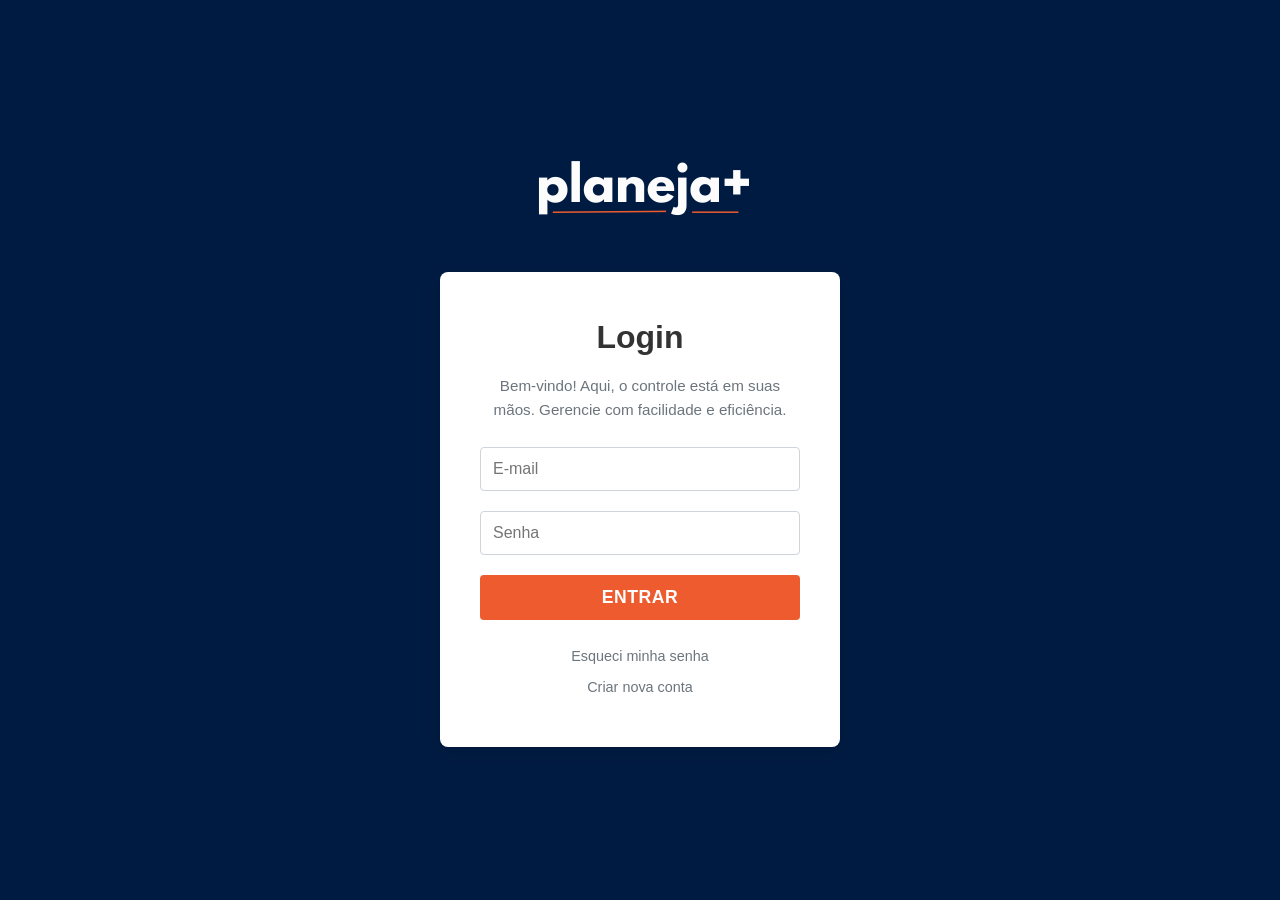
<file: index.html>
<!DOCTYPE html>
<html lang="pt-BR">
<head>
    <meta charset="UTF-8">
    <meta name="viewport" content="width=device-width, initial-scale=1.0">
    <title>Login - Planeja+</title>
    <link rel="stylesheet" href="styles.css">
    <!-- Adicionar link para Font Awesome se for usar ícones -->
    <!-- <link rel="stylesheet" href="https://cdnjs.cloudflare.com/ajax/libs/font-awesome/6.0.0/css/all.min.css"> -->
</head>
<body>
    <div class="auth-container">
        <header class="auth-header">
            <!-- Usando a tag img para a logo -->
            <img src="img/logo-planeja.png" alt="Logo Planeja+" class="auth-logo">
        </header>

        <main class="auth-main">
            <div class="auth-box">
                <h1>Login</h1>
                <p>Bem-vindo! Aqui, o controle está em suas mãos. Gerencie com facilidade e eficiência.</p>

                <form action="#" method="post" id="loginForm">
                    <div class="form-group">
                        <!-- <label for="email">E-mail</label> --> <!-- O mockup não tem label visível, usa placeholder -->
                        <input type="email" id="email" name="email" placeholder="E-mail" required>
                    </div>
                    <div class="form-group">
                        <!-- <label for="senha">Senha</label> --> <!-- O mockup não tem label visível, usa placeholder -->
                        <input type="password" id="senha" name="senha" placeholder="Senha" required>
                    </div>
                    <button type="submit" class="btn-principal">Entrar</button>
                </form>

                <div class="auth-links">
                    <a href="03_recuperar_senha.html">Esqueci minha senha</a>
                    <a href="02_cadastro.html">Criar nova conta</a>
                </div>
            </div>
        </main>
    </div>


    <script>
        const loginForm = document.getElementById('loginForm');
    
        loginForm.addEventListener('submit', function(event) {
            event.preventDefault(); // Impede o envio padrão do formulário
    
            const emailInput = document.getElementById('email');
            const senhaInput = document.getElementById('senha');
    
            const email = emailInput.value.trim();
            const senha = senhaInput.value; // Senha digitada para login
    
            // Validações simples
            if (!email || !senha) {
                alert('Por favor, preencha e-mail e senha.');
                return;
            }
    
            // --- Lógica do LocalStorage ---
            // Pega usuários cadastrados
            const usuarios = JSON.parse(localStorage.getItem('usuariosPlaneja')) || [];
    
            // Procura pelo usuário com o e-mail E a senha correspondente (COMPARACAO INSEGURA!)
            const usuarioEncontrado = usuarios.find(user => user.email === email && user.senha === senha);
    
            if (usuarioEncontrado) {
                // Login bem-sucedido!
                alert('Login realizado com sucesso! Bem-vindo(a), ' + usuarioEncontrado.nome + '!');
    
                // Salva o usuário "logado" na sessionStorage (dura só enquanto a aba/navegador está aberto)
                // Poderia salvar só o email ou um token simples
                sessionStorage.setItem('usuarioLogadoPlaneja', JSON.stringify(usuarioEncontrado));
    
                // Redireciona para o dashboard (ou onboarding se fosse a primeira vez - lógica mais complexa)
                window.location.href = 'dashboard.html'; // Ou '04_onboarding_1.html'
    
            } else {
                // Login falhou
                alert('E-mail ou senha inválidos.');
                // Limpar campo de senha por segurança (simbólica, já que tudo é inseguro aqui)
                senhaInput.value = '';
            }
        });
    </script>
</body>
</html>
</file>
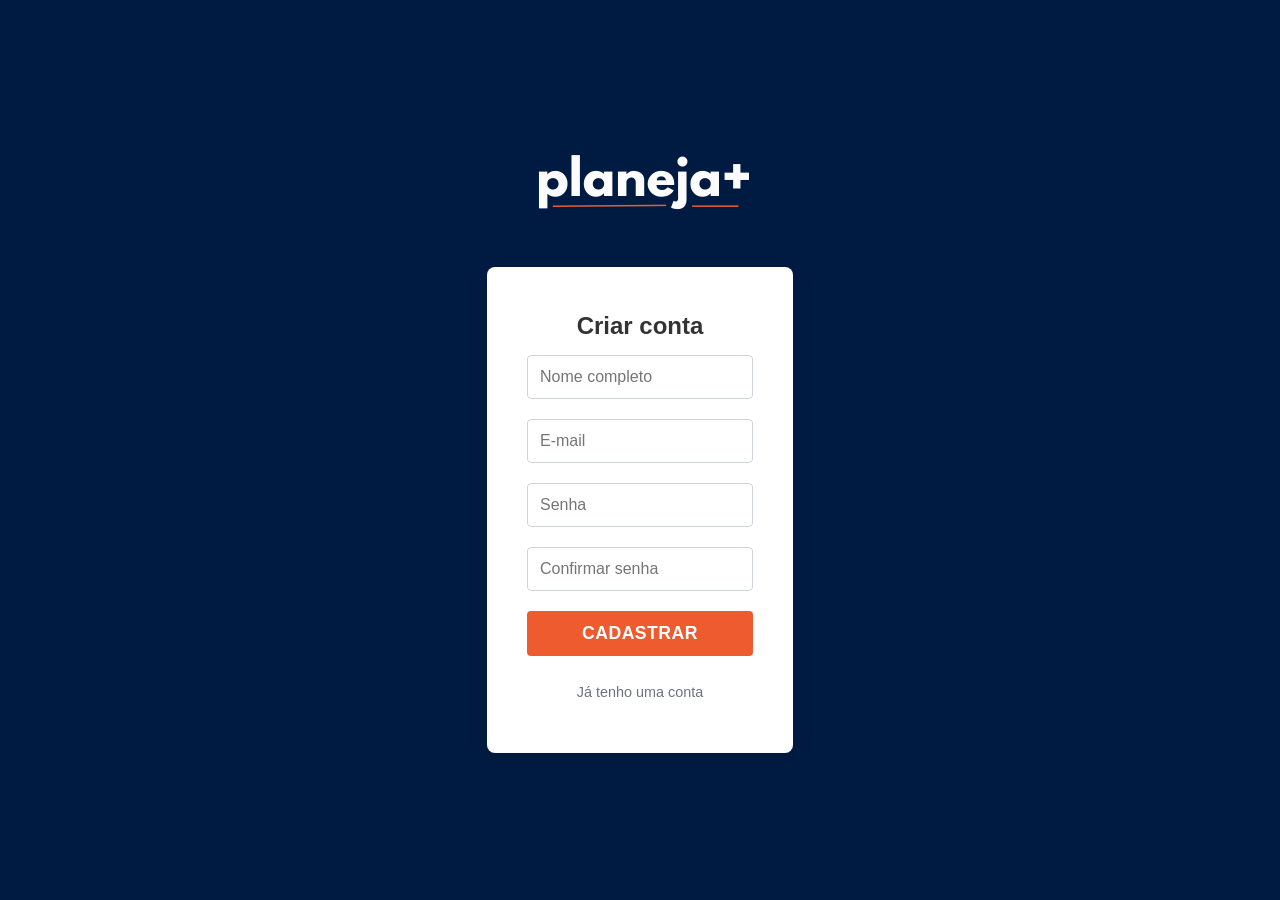
<file: 02_cadastro.html>
<!DOCTYPE html>
<html lang="pt-BR">
<head>
    <meta charset="UTF-8">
    <meta name="viewport" content="width=device-width, initial-scale=1.0">
    <title>Criar Conta - Planeja+</title>
    <link rel="stylesheet" href="styles.css">
    <!-- Adicionar link para Font Awesome se for usar ícones -->
    <!-- <link rel="stylesheet" href="https://cdnjs.cloudflare.com/ajax/libs/font-awesome/6.0.0/css/all.min.css"> -->
</head>
<body>
    <div class="auth-container">
        <header class="auth-header">
            <img src="img/logo-planeja.png" alt="Logo Planeja+" class="auth-logo">
        </header>

        <main class="auth-main">
            <div class="auth-box">
                <h2>Criar conta</h2>
                <!-- <p>Preencha os campos abaixo para criar sua conta.</p> --> <!-- O mockup não tem essa frase, pode adicionar se quiser -->

                <form action="#" method="post" id="cadastroForm">
                    <div class="form-group">
                        <input type="text" id="nome" name="nome" placeholder="Nome completo" required>
                    </div>
                    <div class="form-group">
                        <input type="email" id="email" name="email" placeholder="E-mail" required>
                    </div>
                    <div class="form-group">
                        <input type="password" id="senha" name="senha" placeholder="Senha" required>
                    </div>
                     <div class="form-group">
                        <input type="password" id="confirmar_senha" name="confirmar_senha" placeholder="Confirmar senha" required>
                    </div>
                    <button type="submit" class="btn-principal">Cadastrar</button>
                </form>

                <div class="auth-links">
                     <a href="index.html">Já tenho uma conta</a> <!-- Link para voltar ao login -->
                </div>
            </div>
        </main>
         <!-- Link Central de Ajuda (Ajustar posicionamento via CSS se necessário) -->
         <!-- <a href="#" class="ajuda-link"><i class="fas fa-question-circle"></i> Central de ajuda</a> -->
         <!-- O mockup mostra o link, mas sem ícone e posicionado no canto inferior -->
         <!-- Adicionar um container separado ou ajustar CSS para .ajuda-link -->
    </div>
    <script>
        const cadastroForm = document.getElementById('cadastroForm');
    
        cadastroForm.addEventListener('submit', function(event) {
            event.preventDefault(); // Impede o envio padrão do formulário
    
            const nomeInput = document.getElementById('nome');
            const emailInput = document.getElementById('email');
            const senhaInput = document.getElementById('senha');
            const confirmarSenhaInput = document.getElementById('confirmar_senha');
    
            const nome = nomeInput.value.trim();
            const email = emailInput.value.trim();
            const senha = senhaInput.value; // NÃO FAÇA ISSO EM PRODUÇÃO! Senha em texto plano.
            const confirmarSenha = confirmarSenhaInput.value;
    
            // Validações simples
            if (!nome || !email || !senha || !confirmarSenha) {
                alert('Por favor, preencha todos os campos.');
                return;
            }
            if (senha !== confirmarSenha) {
                alert('As senhas não coincidem.');
                return;
            }
    
            // --- Lógica do LocalStorage ---
            // Pega usuários existentes ou cria lista vazia
            let usuarios = JSON.parse(localStorage.getItem('usuariosPlaneja')) || [];
    
            // Verifica se o e-mail já existe
            const usuarioExistente = usuarios.find(user => user.email === email);
            if (usuarioExistente) {
                alert('Este e-mail já está cadastrado.');
                return;
            }
    
            // Adiciona novo usuário (NÃO SEGURO - SENHA EM TEXTO PLANO)
            usuarios.push({ nome: nome, email: email, senha: senha });
    
            // Salva a lista atualizada no localStorage
            localStorage.setItem('usuariosPlaneja', JSON.stringify(usuarios));
    
            alert('Cadastro realizado com sucesso! Você será redirecionado para o login.');
            console.log('Usuários no localStorage:', usuarios); // Para depuração
    
            // Redireciona para a página de login
            window.location.href = 'index.html';
        });
    </script>
</body>
</html>
</file>
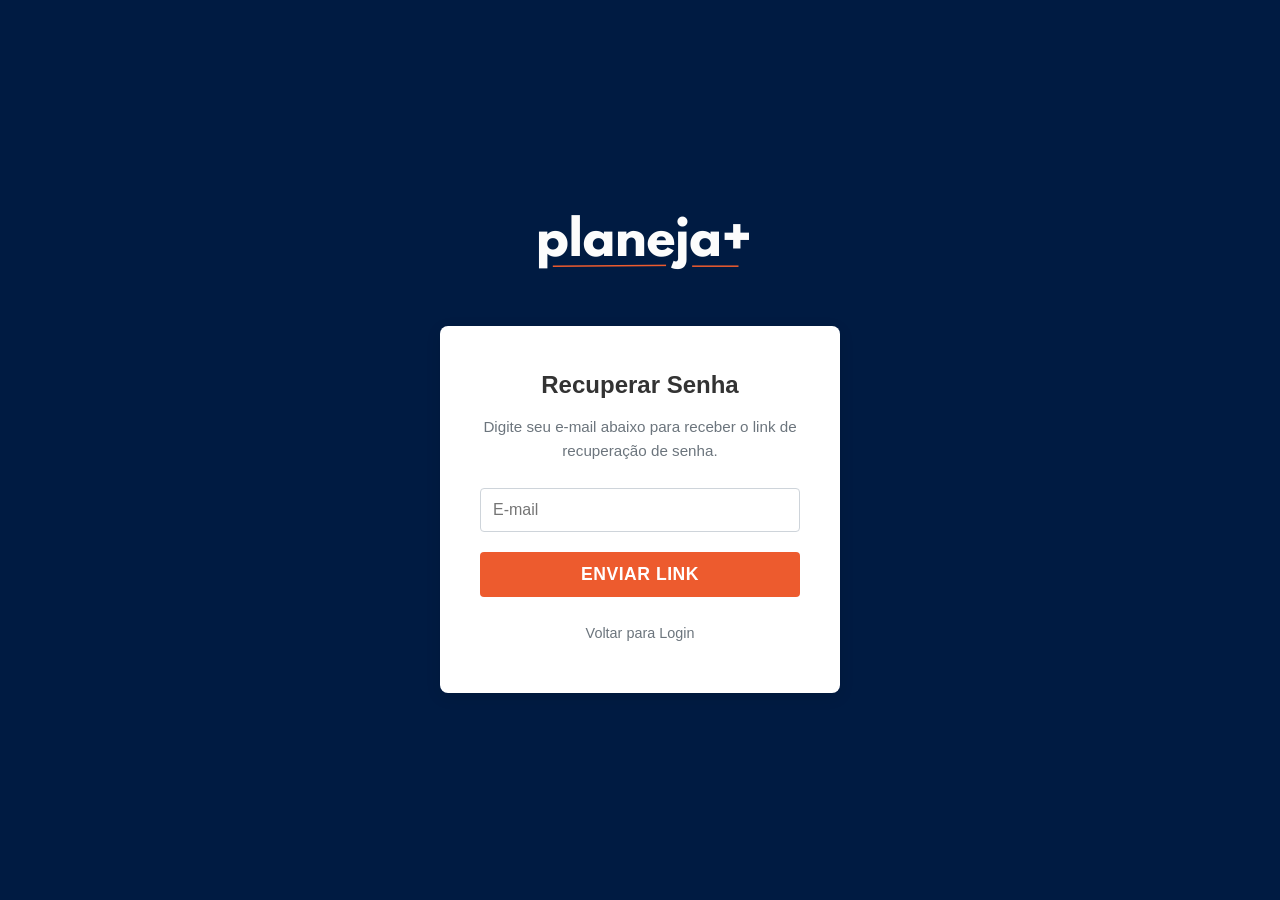
<file: 03_recuperar_senha.html>
<!DOCTYPE html>
<html lang="pt-BR">
<head>
    <meta charset="UTF-8">
    <meta name="viewport" content="width=device-width, initial-scale=1.0">
    <title>Recuperar Senha - Planeja+</title>
    <link rel="stylesheet" href="styles.css">
    <!-- Adicionar link para Font Awesome se for usar ícones -->
    <!-- <link rel="stylesheet" href="https://cdnjs.cloudflare.com/ajax/libs/font-awesome/6.0.0/css/all.min.css"> -->
</head>
<body>
    <div class="auth-container">
        <header class="auth-header">
            <img src="img/logo-planeja.png" alt="Logo Planeja+" class="auth-logo">
        </header>

        <main class="auth-main">
            <div class="auth-box">
                <h2>Recuperar Senha</h2>
                <p>Digite seu e-mail abaixo para receber o link de recuperação de senha.</p>

                <form action="#" method="post"> <!-- Substituir # pela URL de ação do backend -->
                    <div class="form-group">
                        <input type="email" id="email_recuperacao" name="email_recuperacao" placeholder="E-mail" required>
                    </div>
                    <button type="submit" class="btn-principal">Enviar Link</button>
                </form>

                <div class="auth-links">
                     <a href="index.html">Voltar para Login</a>
                </div>
            </div>
        </main>
    </div>
</body>
</html>
</file>
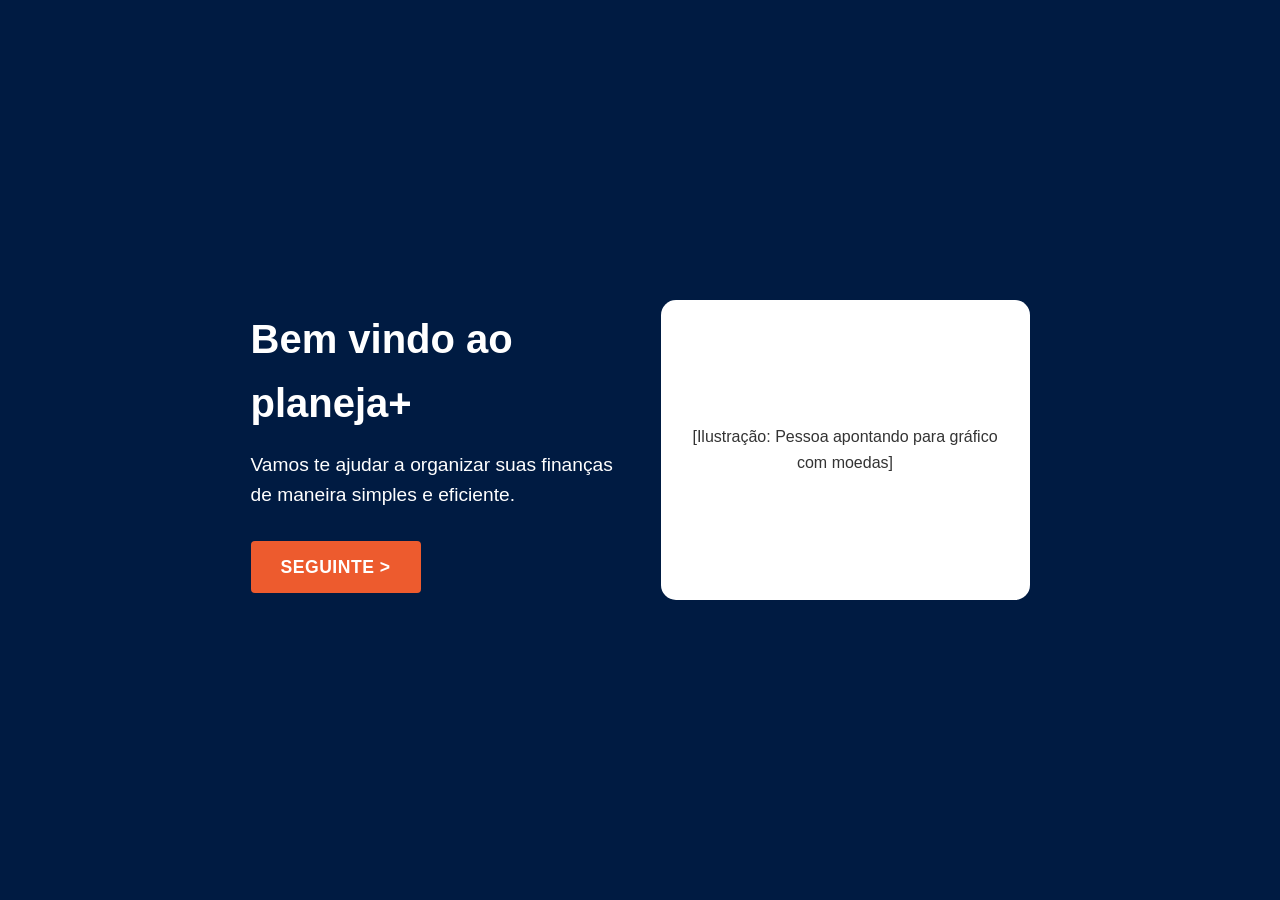
<file: 04_onboarding_1.html>
<!DOCTYPE html>
<html lang="pt-BR">
<head>
    <meta charset="UTF-8">
    <meta name="viewport" content="width=device-width, initial-scale=1.0">
    <title>Bem-vindo ao Planeja+</title>
    <link rel="stylesheet" href="styles.css">
    <!-- Adicionar link para Font Awesome se for usar ícones -->
    <!-- <link rel="stylesheet" href="https://cdnjs.cloudflare.com/ajax/libs/font-awesome/6.0.0/css/all.min.css"> -->
    <style>
        /* Estilos específicos para esta tela de onboarding, se necessário */
        body {
            background-color: var(--cor-azul-escuro); /* Fundo azul escuro */
            color: var(--cor-branco);
            display: flex;
            align-items: center;
            justify-content: center;
            min-height: 100vh;
        }
        .onboarding-container {
            display: flex;
            align-items: center;
            justify-content: space-around; /* Ou 'space-between' */
            width: 100%;
            max-width: 900px; /* Ajuste a largura máxima */
            padding: 40px;
        }
        .onboarding-text {
            max-width: 45%;
            text-align: left;
        }
        .onboarding-text h1 {
            font-size: 2.5em;
            margin-bottom: 15px;
        }
        .onboarding-text p {
            font-size: 1.2em;
            margin-bottom: 30px;
            line-height: 1.6;
        }
        .btn-seguinte { /* Estilo similar ao btn-principal mas pode ser customizado */
            background-color: var(--cor-laranja);
            color: var(--cor-branco);
            border: none;
            padding: 12px 30px;
            border-radius: 4px;
            font-size: 1.1em;
            font-weight: 600;
            cursor: pointer;
            text-transform: uppercase;
            letter-spacing: 0.5px;
            text-decoration: none;
            display: inline-block; /* Para que padding funcione corretamente */
            transition: background-color 0.2s ease;
        }
         .btn-seguinte:hover {
            background-color: #e06c30;
        }

        .onboarding-illustration {
            max-width: 45%;
            text-align: center; /* Para centralizar a imagem/placeholder */
        }
        .illustration-placeholder {
            background-color: var(--cor-branco); /* Caixa branca como no mockup */
            padding: 30px;
            border-radius: 15px;
            /* Adicionar estilos para a imagem ou um placeholder */
            min-height: 300px;
            display: flex;
            align-items: center;
            justify-content: center;
            color: var(--cor-texto-padrao); /* Cor para texto do placeholder */
        }
        .illustration-placeholder img {
             max-width: 100%;
             height: auto;
        }

    </style>
</head>
<body>
    <div class="onboarding-container">
        <div class="onboarding-text">
            <h1>Bem vindo ao planeja+</h1>
            <p>Vamos te ajudar a organizar suas finanças de maneira simples e eficiente.</p>
            <a href="05_onboarding_2.html" class="btn-seguinte">Seguinte &gt;</a>
        </div>
        <div class="onboarding-illustration">
            <div class="illustration-placeholder">
                <!-- Aqui entraria a imagem da ilustração -->
                <!-- Exemplo com texto: -->
                <span>[Ilustração: Pessoa apontando para gráfico com moedas]</span>
                 <!-- Exemplo com img tag (substituir src):
                 <img src="img/onboarding-illustration-1.png" alt="Ilustração de organização financeira">
                 -->
            </div>
        </div>
    </div>
</body>
</html>
</file>
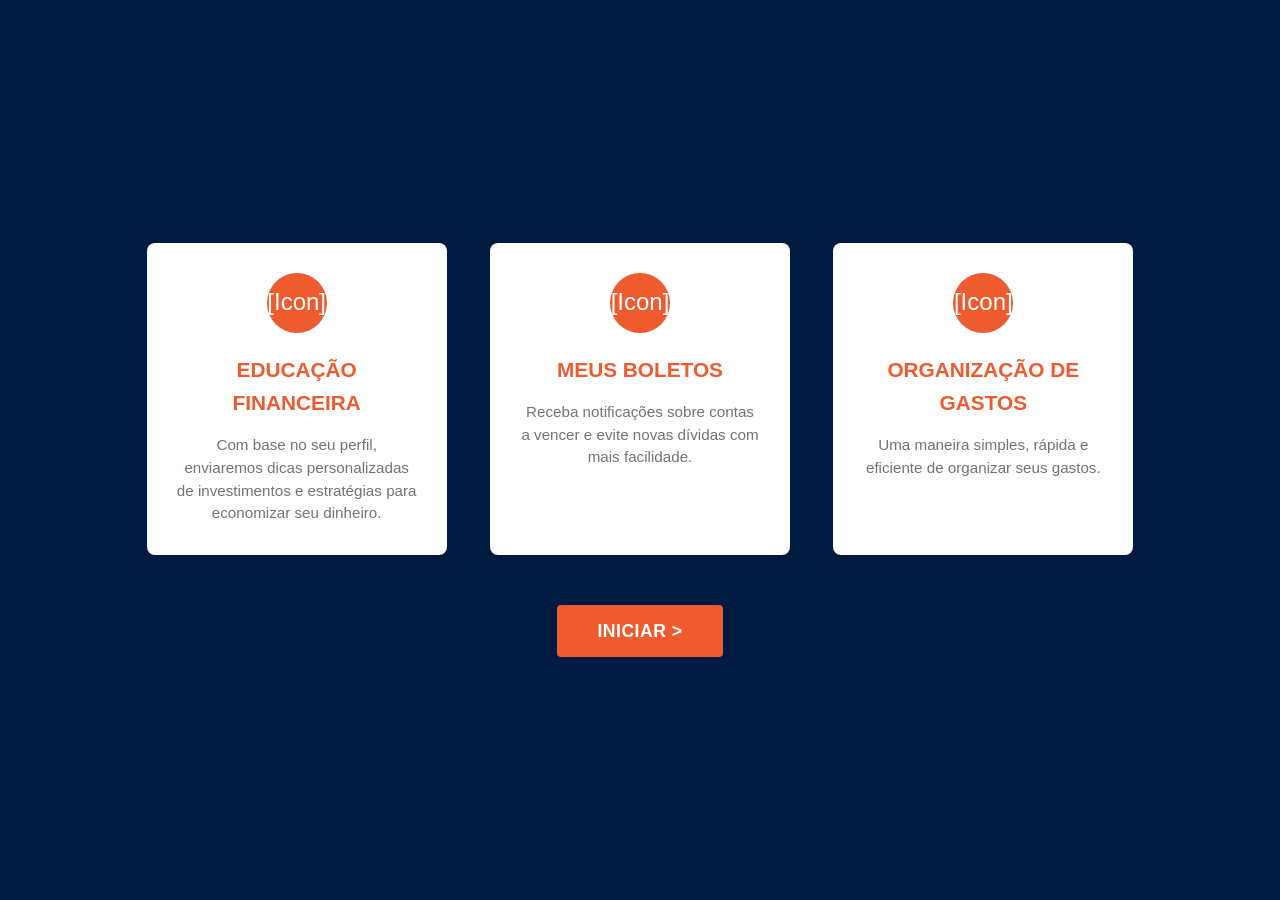
<file: 05_onboarding_2.html>
<!DOCTYPE html>
<html lang="pt-BR">
<head>
    <meta charset="UTF-8">
    <meta name="viewport" content="width=device-width, initial-scale=1.0">
    <title>Funcionalidades - Planeja+</title>
    <link rel="stylesheet" href="styles.css">
    <!-- Adicionar link para Font Awesome se for usar ícones -->
    <!-- <link rel="stylesheet" href="https://cdnjs.cloudflare.com/ajax/libs/font-awesome/6.0.0/css/all.min.css"> -->
    <style>
        /* Estilos específicos para esta tela de onboarding */
        body {
            background-color: var(--cor-azul-escuro);
            color: var(--cor-branco);
            display: flex;
            flex-direction: column; /* Empilhar verticalmente */
            align-items: center;
            justify-content: center;
            min-height: 100vh;
            padding: 40px;
        }
        .onboarding-features {
            display: flex;
            justify-content: space-around;
            width: 100%;
            max-width: 1000px; /* Ajuste conforme necessário */
            gap: 30px; /* Espaço entre as colunas */
            margin-bottom: 50px; /* Espaço antes do botão */
        }
        .feature-column {
            background-color: var(--cor-branco);
            color: var(--cor-texto-padrao);
            padding: 30px;
            border-radius: 8px;
            text-align: center;
            width: 30%; /* Aproximadamente um terço */
            box-shadow: 0 4px 15px rgba(0, 0, 0, 0.1);
        }
        .feature-column .icon-placeholder {
            /* Placeholder para o ícone */
            height: 60px;
            width: 60px;
            background-color: var(--cor-laranja); /* Ou usar img/font icon */
            border-radius: 50%;
            margin: 0 auto 20px auto;
            display: flex;
            align-items: center;
            justify-content: center;
            color: var(--cor-branco);
            font-size: 1.5em; /* Tamanho do texto do ícone placeholder */
        }
         .feature-column .icon-placeholder i { /* Se usar Font Awesome */
            font-size: 1.8em;
            color: var(--cor-branco);
         }

        .feature-column h2 {
            color: var(--cor-laranja);
            margin-bottom: 15px;
            font-size: 1.3em;
            text-transform: uppercase;
        }
        .feature-column p {
            font-size: 0.95em;
            color: var(--cor-cinza-texto);
            line-height: 1.5;
        }

        .btn-iniciar-app { /* Estilo do botão INICIAR */
             background-color: var(--cor-laranja);
            color: var(--cor-branco);
            border: none;
            padding: 12px 40px; /* Mais largo */
            border-radius: 4px;
            font-size: 1.1em;
            font-weight: 600;
            cursor: pointer;
            text-transform: uppercase;
            letter-spacing: 0.5px;
            text-decoration: none;
            transition: background-color 0.2s ease;
        }
        .btn-iniciar-app:hover {
             background-color: #e06c30;
        }

    </style>
</head>
<body>
    <div class="onboarding-features">
        <div class="feature-column">
            <div class="icon-placeholder">
                <!-- <i class="fas fa-chart-line"></i> ou img -->
                <span>[Icon]</span>
            </div>
            <h2>Educação Financeira</h2>
            <p>Com base no seu perfil, enviaremos dicas personalizadas de investimentos e estratégias para economizar seu dinheiro.</p>
        </div>
        <div class="feature-column">
             <div class="icon-placeholder">
                 <!-- <i class="fas fa-calendar-alt"></i> ou img -->
                 <span>[Icon]</span>
            </div>
            <h2>Meus Boletos</h2>
            <p>Receba notificações sobre contas a vencer e evite novas dívidas com mais facilidade.</p>
        </div>
        <div class="feature-column">
             <div class="icon-placeholder">
                 <!-- <i class="fas fa-chart-pie"></i> ou img -->
                 <span>[Icon]</span>
            </div>
            <h2>Organização de Gastos</h2>
            <p>Uma maneira simples, rápida e eficiente de organizar seus gastos.</p>
        </div>
    </div>

    <a href="dashboard.html" class="btn-iniciar-app">Iniciar &gt;</a>

</body>
</html>
</file>
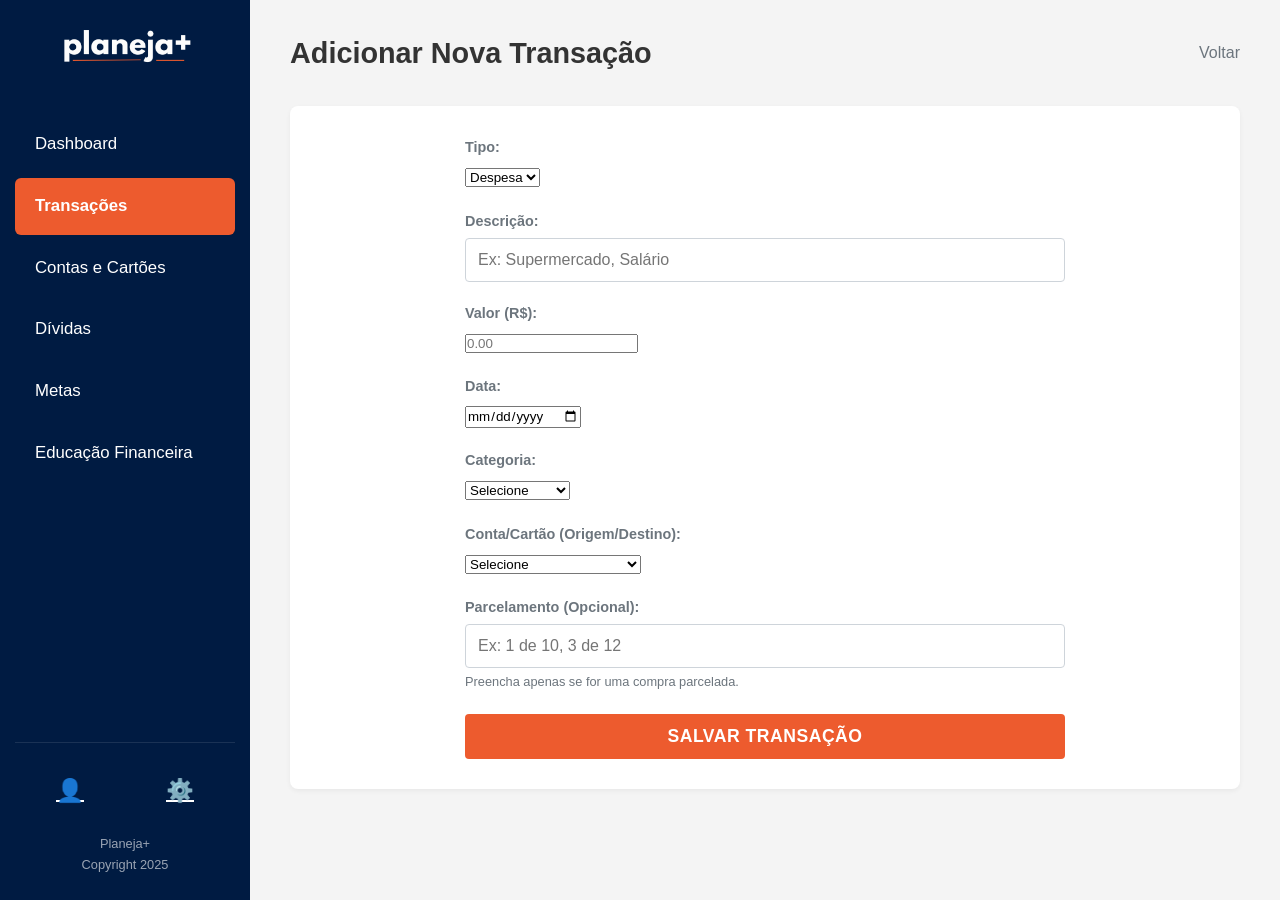
<file: adicionar_transacao.html>
<!DOCTYPE html>
<html lang="pt-BR">
<head>
    <meta charset="UTF-8">
    <meta name="viewport" content="width=device-width, initial-scale=1.0">
    <title>Adicionar Transação - Planeja+</title>
    <link rel="stylesheet" href="styles.css">
    <!-- Adicionar link para Font Awesome se for usar ícones -->
    <!-- <link rel="stylesheet" href="https://cdnjs.cloudflare.com/ajax/libs/font-awesome/6.0.0/css/all.min.css"> -->
    <style>
        /* Estilo adicional para centralizar o form ou ajustar layout */
        .form-container {
            max-width: 600px; /* Ou outra largura desejada */
            margin: 0 auto; /* Centraliza se for a única coisa na página */
        }
    </style>
</head>
<body>
    <div class="app-container">
        <!-- Menu Lateral (Repetido para manter layout consistente) -->
        <aside class="sidebar">
            <div class="sidebar-logo">
                <img src="img/logo-planeja.png" alt="Logo Planeja+">
            </div>
            <nav>
                <ul class="sidebar-menu">
                    <li><a href="dashboard.html">Dashboard</a></li>
                    <li><a href="transacoes.html" class="active">Transações</a></li> <!-- Mantém Transações ativo -->
                    <li><a href="contas_cartoes.html">Contas e Cartões</a></li>
                    <li><a href="dividas.html">Dívidas</a></li>
                    <li><a href="metas.html">Metas</a></li>
                    <li><a href="educacao_financeira.html">Educação Financeira</a></li>
                </ul>
            </nav>
            <div class="sidebar-footer">
                <div class="sidebar-footer-icons">
                    <a href="perfil.html" title="Perfil">👤</a>
                    <a href="configuracoes.html" title="Configurações">⚙️</a>
                </div>
                <div class="sidebar-copyright">
                    Planeja+<br>
                    Copyright 2025
                </div>
            </div>
        </aside>

        <!-- Conteúdo Principal: Formulário -->
        <main class="main-content">
            <header class="main-header">
                 <h1>Adicionar Nova Transação</h1>
                 <a href="transacoes.html" style="text-decoration: none; color: var(--cor-cinza-texto);">Voltar</a>
            </header>

            <section class="content-section">
                <div class="form-container">
                    <form action="#" method="post"> <!-- Substituir # pela URL de ação do backend -->
                        <div class="form-group">
                            <label for="tipo">Tipo:</label>
                            <select id="tipo" name="tipo" required>
                                <option value="despesa">Despesa</option>
                                <option value="receita">Receita</option>
                            </select>
                        </div>
                        <div class="form-group">
                            <label for="descricao">Descrição:</label>
                            <input type="text" id="descricao" name="descricao" placeholder="Ex: Supermercado, Salário" required>
                        </div>
                         <div class="form-group">
                            <label for="valor">Valor (R$):</label>
                            <input type="number" step="0.01" id="valor" name="valor" placeholder="0.00" required>
                        </div>
                        <div class="form-group">
                            <label for="data">Data:</label>
                            <input type="date" id="data" name="data" required>
                        </div>
                         <div class="form-group">
                            <label for="categoria">Categoria:</label>
                            <select id="categoria" name="categoria" required>
                                <option value="">Selecione</option>
                                <option value="alimentacao">Alimentação</option>
                                <option value="transporte">Transporte</option>
                                <option value="moradia">Moradia</option>
                                <option value="lazer">Lazer</option>
                                <option value="saude">Saúde</option>
                                <option value="educacao">Educação</option>
                                <option value="salario">Salário</option>
                                <option value="investimentos">Investimentos</option>
                                <option value="outros">Outros</option>
                                <!-- Adicionar mais categorias ou carregar dinamicamente -->
                            </select>
                        </div>
                        <div class="form-group">
                            <label for="conta_cartao">Conta/Cartão (Origem/Destino):</label>
                             <select id="conta_cartao" name="conta_cartao" required>
                                 <option value="">Selecione</option>
                                 <!-- Carregar contas e cartões cadastrados dinamicamente aqui -->
                                 <option value="conta1">Conta Corrente - Banco X</option>
                                 <option value="cartao1">Cartão Crédito - Nu</option>
                                 <option value="dinheiro">Dinheiro</option>
                             </select>
                        </div>
                         <div class="form-group">
                            <label for="parcelas">Parcelamento (Opcional):</label>
                            <input type="text" id="parcelas" name="parcelas" placeholder="Ex: 1 de 10, 3 de 12">
                            <small style="color: var(--cor-cinza-texto); font-size: 0.8em;">Preencha apenas se for uma compra parcelada.</small>
                        </div>
                        <button type="submit" class="btn-principal">Salvar Transação</button>
                    </form>
                </div>
            </section>

        </main>
    </div>
</body>
</html>
</file>
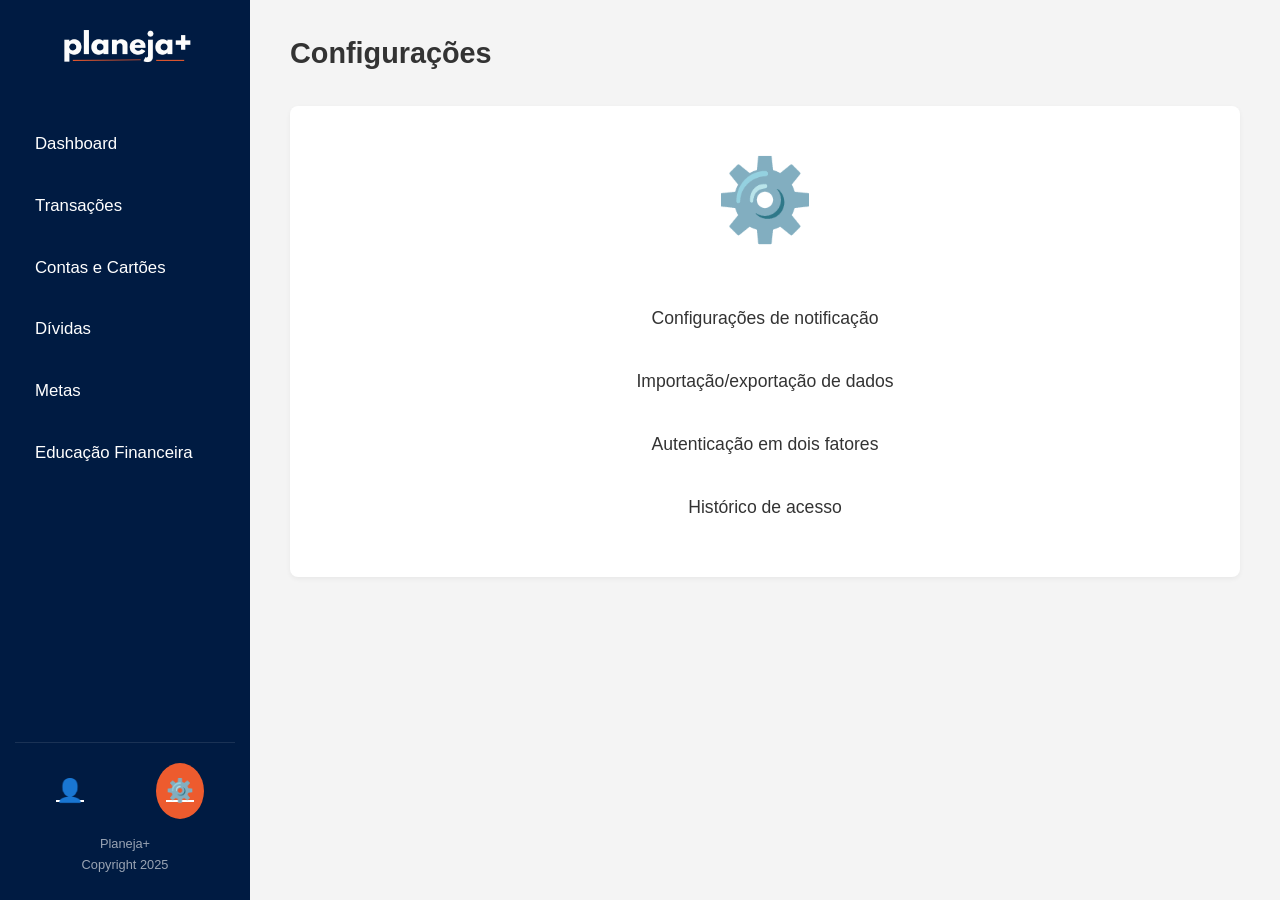
<file: configuracoes.html>
<!DOCTYPE html>
<html lang="pt-BR">
<head>
    <meta charset="UTF-8">
    <meta name="viewport" content="width=device-width, initial-scale=1.0">
    <title>Configurações - Planeja+</title>
    <link rel="stylesheet" href="styles.css">
    <!-- Adicionar link para Font Awesome se for usar ícones -->
    <!-- <link rel="stylesheet" href="https://cdnjs.cloudflare.com/ajax/libs/font-awesome/6.0.0/css/all.min.css"> -->
</head>
<body>
    <div class="app-container">
        <!-- Menu Lateral -->
        <aside class="sidebar">
            <div class="sidebar-logo">
                <img src="img/logo-planeja.png" alt="Logo Planeja+">
            </div>
            <nav>
                <ul class="sidebar-menu">
                    <li><a href="dashboard.html">Dashboard</a></li>
                    <li><a href="transacoes.html">Transações</a></li>
                    <li><a href="contas_cartoes.html">Contas e Cartões</a></li>
                    <li><a href="dividas.html">Dívidas</a></li>
                    <li><a href="metas.html">Metas</a></li>
                    <li><a href="educacao_financeira.html">Educação Financeira</a></li>
                </ul>
            </nav>
            <div class="sidebar-footer">
                <div class="sidebar-footer-icons">
                    <!-- Ícone de Configurações ativo -->
                    <a href="perfil.html" title="Perfil">👤</a> <!-- Ícone Usuário Placeholder -->
                    <a href="configuracoes.html" title="Configurações" class="active">⚙️</a> <!-- Ícone Config Placeholder -->
                </div>
                <div class="sidebar-copyright">
                    Planeja+<br>
                    Copyright 2025
                </div>
            </div>
        </aside>

        <!-- Conteúdo Principal -->
        <main class="main-content">
            <header class="main-header">
                <h1>Configurações</h1>
                 <!-- Sem botão de adicionar aqui -->
            </header>

             <section class="content-section">
                <div class="perfil-config-container">
                     <div class="icon-grande">
                         ⚙️ <!-- Placeholder Ícone Config Grande -->
                         <!-- Se usar Font Awesome: <i class="fas fa-cog"></i> -->
                     </div>
                     <!-- Links para sub-seções de configurações -->
                     <a href="#">Configurações de notificação</a>
                     <a href="#">Importação/exportação de dados</a>
                     <a href="#">Autenticação em dois fatores</a>
                     <a href="#">Histórico de acesso</a>
                     <!-- Adicionar mais links conforme necessário -->
                 </div>
            </section>

            <!-- As seções de configuração detalhadas poderiam ser carregadas aqui ou em páginas separadas -->

        </main>
    </div>
</body>
</html>
</file>
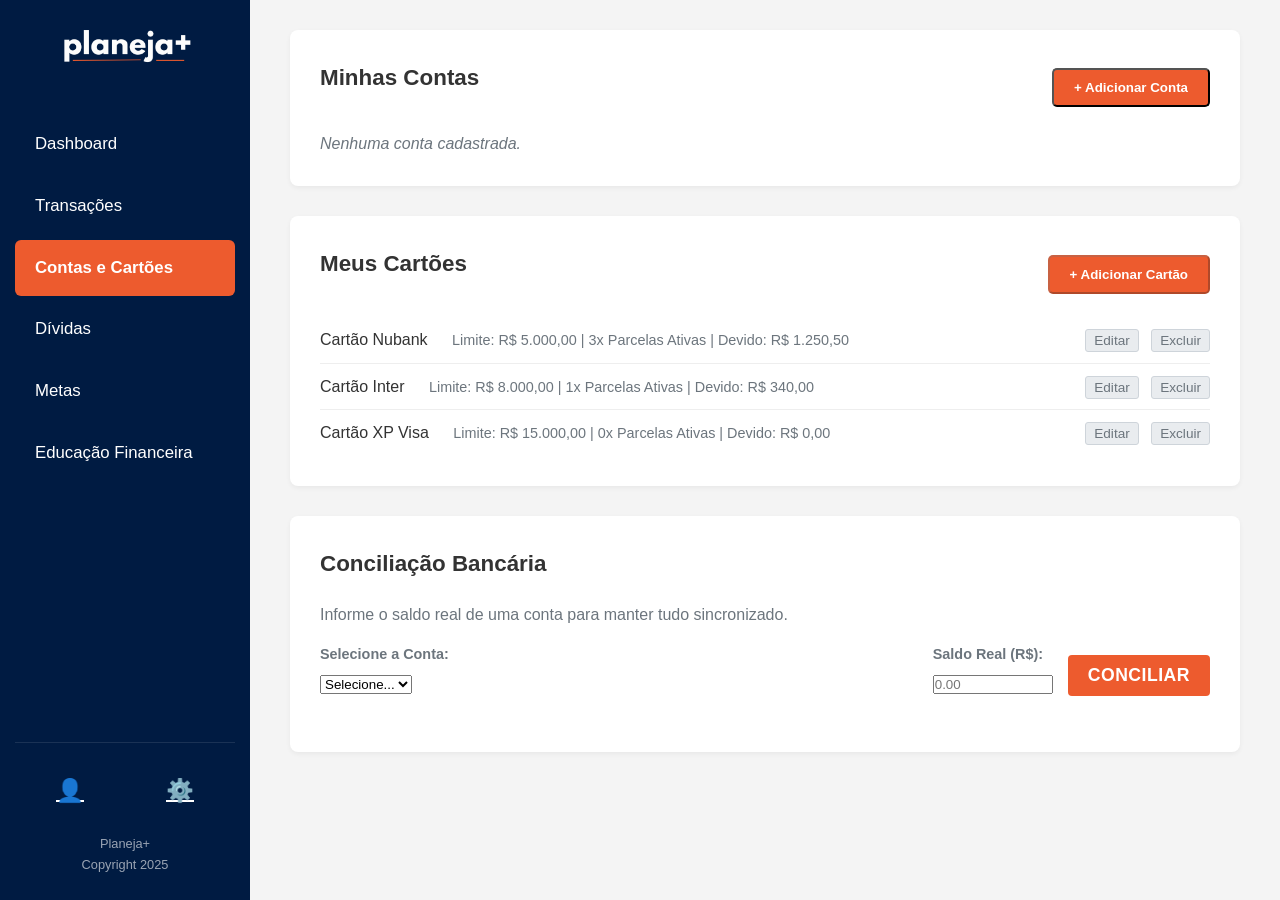
<file: contas_cartoes.html>
<!DOCTYPE html>
<html lang="pt-BR">
<head>
    <meta charset="UTF-8">
    <meta name="viewport" content="width=device-width, initial-scale=1.0">
    <title>Contas e Cartões - Planeja+</title>
    <link rel="stylesheet" href="styles.css">
    <!-- Adicionar link para Font Awesome se for usar ícones -->
    <!-- <link rel="stylesheet" href="https://cdnjs.cloudflare.com/ajax/libs/font-awesome/6.0.0/css/all.min.css"> -->
    <style>
        /* Estilo para separar um pouco as seções e ações dos itens */
        .content-section { margin-bottom: 30px; }
        .item-actions button { margin-left: 8px; padding: 3px 8px; font-size: 0.85em; cursor: pointer; border-radius: 3px; border: 1px solid #ccc; }
        .item-actions button.delete-btn { background-color: var(--cor-vermelho-despesa); color: white; border-color: var(--cor-vermelho-despesa); }
        .item-actions button:disabled { background-color: #e9ecef; color: #6c757d; cursor: not-allowed; border-color: #ced4da;}
        .card-details { font-size: 0.9em; color: var(--cor-cinza-texto); margin-left: 20px; } /* Estilo para detalhes do cartão */
    </style>
</head>
<body>
    <div class="app-container">
        <!-- Menu Lateral (igual aos outros) -->
        <aside class="sidebar">
            <div class="sidebar-logo">
                <img src="img/logo-planeja.png" alt="Logo Planeja+">
            </div>
            <nav>
                <ul class="sidebar-menu">
                    <li><a href="dashboard.html">Dashboard</a></li>
                    <li><a href="transacoes.html">Transações</a></li>
                    <li><a href="contas_cartoes.html" class="active">Contas e Cartões</a></li>
                    <li><a href="dividas.html">Dívidas</a></li>
                    <li><a href="metas.html">Metas</a></li>
                    <li><a href="educacao_financeira.html">Educação Financeira</a></li>
                </ul>
            </nav>
            <div class="sidebar-footer">
                <div class="sidebar-footer-icons">
                    <a href="perfil.html" title="Perfil">👤</a>
                    <a href="configuracoes.html" title="Configurações">⚙️</a>
                </div>
                <div class="sidebar-copyright">
                    Planeja+<br> Copyright 2025
                </div>
            </div>
        </aside>

        <!-- Conteúdo Principal -->
        <main class="main-content">

            <!-- Seção de Contas (com CRUD) -->
            <section id="secao-contas" class="content-section">
                <header class="main-header" style="margin-bottom: 15px;">
                    <h2>Minhas Contas</h2>
                    <button class="btn-adicionar" onclick="openContaModalForAdd()">+ Adicionar Conta</button>
                </header>
                <div id="lista-contas" class="lista-itens">
                    <!-- A lista de contas será preenchida pelo JavaScript -->
                    <div class="empty-state"><p>Carregando contas...</p></div>
                </div>
            </section>

            <!-- Seção de Cartões (Read-Only) -->
            <section id="secao-cartoes" class="content-section">
                 <header class="main-header" style="margin-bottom: 15px;">
                    <h2>Meus Cartões</h2>
                     <!-- Botão pode ser desabilitado ou removido se não faz nada agora -->
                     <button class="btn-adicionar" disabled title="Funcionalidade futura">+ Adicionar Cartão</button>
                </header>
                 <div id="lista-cartoes" class="lista-itens">
                     <!-- A lista de cartões será preenchida pelo JavaScript (com dados fictícios) -->
                     <div class="empty-state"><p>Carregando cartões...</p></div>
                 </div>
            </section>

            <!-- Seção de Conciliação Bancária (igual a antes) -->
            <section class="conciliacao-bancaria content-section">
                <h2>Conciliação Bancária</h2>
                <p style="color: var(--cor-cinza-texto); margin-bottom: 15px;">Informe o saldo real de uma conta para manter tudo sincronizado.</p>
                <form action="#" method="post" id="conciliacaoForm" style="display: flex; align-items: flex-end; gap: 15px; flex-wrap: wrap;">
                     <div class="form-group" style="flex-grow: 1; margin-bottom: 0; min-width: 200px;">
                         <label for="conta_conciliacao">Selecione a Conta:</label>
                         <select id="conta_conciliacao" name="conta_conciliacao" required>
                              <option value="">Selecione...</option>
                              <!-- Opções preenchidas pelo JS -->
                         </select>
                     </div>
                     <div class="form-group" style="margin-bottom: 0;">
                         <label for="saldo_real">Saldo Real (R$):</label>
                         <input type="number" step="0.01" id="saldo_real" name="saldo_real" placeholder="0.00" required style="width: 120px;">
                     </div>
                     <button type="submit" class="btn-principal" style="width: auto; padding: 10px 20px;">Conciliar</button>
                </form>
                <p id="info-conciliacao" style="font-size: 0.85em; color: var(--cor-cinza-texto); margin-top: 10px; min-height: 1.2em;">
                    <!-- Mensagem de conciliação aparecerá aqui -->
                </p>
            </section>

        </main>
    </div>

    <!-- Modal para Adicionar/Editar APENAS CONTAS -->
    <div id="modal-add-edit-conta" class="modal">
        <div class="modal-content">
            <span class="close-btn" onclick="closeContaModal()">&times;</span>
            <h2 id="modal-conta-title">Adicionar Nova Conta</h2>
            <form id="contaForm">
                <input type="hidden" id="contaId" name="contaId">

                <div class="form-group">
                    <label for="contaNome">Nome da Conta:</label>
                    <input type="text" id="contaNome" name="contaNome" placeholder="Ex: Conta Inter, Poupança Caixa" required>
                </div>
                <div class="form-group">
                    <label for="contaTipo">Tipo de Conta:</label>
                    <select id="contaTipo" name="contaTipo" required>
                        <option value="">Selecione o tipo</option>
                        <option value="Conta Corrente">Conta Corrente</option>
                        <option value="Conta Poupança">Conta Poupança</option>
                        <option value="Conta Investimento">Conta Investimento</option>
                        <option value="Dinheiro Físico">Dinheiro Físico</option>
                        <option value="Outra Conta">Outra Conta</option>
                    </select>
                </div>
                 <div class="form-group">
                    <label for="contaSaldoInicial">Saldo Inicial (R$):</label>
                    <input type="number" step="0.01" id="contaSaldoInicial" name="contaSaldoInicial" placeholder="0.00" value="0.00" required>
                 </div>

                <div style="margin-top: 20px;">
                    <button type="submit" class="btn-principal" id="btnSalvarConta">Salvar</button>
                    <button type="button" onclick="limparFormConta()" style="margin-left: 10px;">Limpar</button>
                    <button type="button" onclick="closeContaModal()" style="margin-left: 10px;">Cancelar</button>
                </div>
            </form>
        </div>
    </div>

    <!-- Bloco Único de JavaScript -->
    <script>
        // --- Referências aos Elementos do DOM ---
        const listaContasContainer = document.getElementById('lista-contas');
        const listaCartoesContainer = document.getElementById('lista-cartoes');
        const modalConta = document.getElementById('modal-add-edit-conta');
        const modalContaTitle = document.getElementById('modal-conta-title');
        const contaForm = document.getElementById('contaForm');
        const contaIdInput = document.getElementById('contaId');
        const contaNomeInput = document.getElementById('contaNome');
        const contaTipoInput = document.getElementById('contaTipo');
        const contaSaldoInicialInput = document.getElementById('contaSaldoInicial'); // Novo campo
        const btnSalvarConta = document.getElementById('btnSalvarConta');
        const selectConciliacao = document.getElementById('conta_conciliacao'); // Select da conciliação

        // --- Dados Fictícios para Cartões (localStorage ou direto aqui) ---
        const cartoesFicticios = [
            { id: 101, nome: "Cartão Nubank", limite: 5000.00, parcelas: 3, devido: 1250.50 },
            { id: 102, nome: "Cartão Inter", limite: 8000.00, parcelas: 1, devido: 340.00 },
            { id: 103, nome: "Cartão XP Visa", limite: 15000.00, parcelas: 0, devido: 0.00 }
        ];
        // Salva no localStorage se não existir (apenas para exemplo)
        if (!localStorage.getItem('cartoesPlaneja')) {
             localStorage.setItem('cartoesPlaneja', JSON.stringify(cartoesFicticios));
        }


        // --- Funções Auxiliares ---
        function gerarIdSimples() { return Date.now(); } // Gera ID simples

        // Formatar valor como moeda brasileira
        function formatCurrency(value) {
             return parseFloat(value).toLocaleString('pt-BR', { style: 'currency', currency: 'BRL' });
        }

        // --- CRUD para CONTAS ---

        // READ Contas e Mostra na Tela
        function displayContas() {
            console.log("Atualizando lista de Contas...");
            const contas = JSON.parse(localStorage.getItem('contasPlaneja')) || [];
            listaContasContainer.innerHTML = ''; // Limpa antes de adicionar
            selectConciliacao.innerHTML = '<option value="">Selecione...</option>'; // Limpa e adiciona opção padrão

            if (contas.length === 0) {
                listaContasContainer.innerHTML = '<div class="empty-state"><p>Nenhuma conta cadastrada.</p></div>';
            } else {
                contas.forEach(conta => {
                    const itemDiv = document.createElement('div');
                    itemDiv.classList.add('item');
                    itemDiv.innerHTML = `
                        <div>
                            <span>${conta.nome} (${conta.tipo})</span>
                            <span class="card-details">Saldo: ${formatCurrency(conta.saldoInicial || 0)}</span>
                        </div>
                        <div class="item-actions">
                            <button onclick="editConta(${conta.id})">Editar</button>
                            <button class="delete-btn" onclick="deleteConta(${conta.id})">Excluir</button>
                        </div>
                    `;
                    listaContasContainer.appendChild(itemDiv);

                    // Adiciona conta ao select de conciliação
                    const option = document.createElement('option');
                    option.value = conta.id;
                    option.textContent = `${conta.nome} (${conta.tipo})`;
                    selectConciliacao.appendChild(option);
                });
            }
        }

        // DELETE Conta
        function deleteConta(idParaDeletar) {
            if (!confirm('Tem certeza que deseja excluir esta conta?')) { return; }
            let contas = JSON.parse(localStorage.getItem('contasPlaneja')) || [];
            const novasContas = contas.filter(conta => conta.id !== idParaDeletar);
            if (contas.length === novasContas.length) {
                 console.error('Conta não encontrada para deletar ID:', idParaDeletar);
                 alert('Erro ao excluir conta.'); return;
            }
            localStorage.setItem('contasPlaneja', JSON.stringify(novasContas));
            alert('Conta excluída com sucesso!');
            displayContas(); // Atualiza a lista de contas e o select de conciliação
        }

        // UPDATE (Abre Modal para Edição de Conta)
        function editConta(idParaEditar) {
            console.log("Abrindo modal para Editar Conta ID:", idParaEditar);
            let contas = JSON.parse(localStorage.getItem('contasPlaneja')) || [];
            const contaParaEditar = contas.find(conta => conta.id === idParaEditar);
            if (!contaParaEditar) { alert('Erro: Conta não encontrada.'); return; }

            contaIdInput.value = contaParaEditar.id;
            contaNomeInput.value = contaParaEditar.nome;
            contaTipoInput.value = contaParaEditar.tipo;
            contaSaldoInicialInput.value = contaParaEditar.saldoInicial || '0.00'; // Preenche saldo inicial

            modalContaTitle.innerText = 'Editar Conta';
            btnSalvarConta.innerText = 'Salvar Alterações';
            modalConta.style.display = 'flex';
        }

        // --- CREATE / UPDATE Conta (Manipulador do Formulário) ---
        contaForm.addEventListener('submit', function(event) {
            event.preventDefault();
            const id = contaIdInput.value;
            const nome = contaNomeInput.value.trim();
            const tipo = contaTipoInput.value;
            const saldoInicial = parseFloat(contaSaldoInicialInput.value) || 0; // Pega saldo inicial

            if (!nome || !tipo) { alert('Preencha o nome e o tipo da conta.'); return; }

            let contas = JSON.parse(localStorage.getItem('contasPlaneja')) || [];

            if (id) { // Modo Update
                const index = contas.findIndex(c => c.id === parseInt(id));
                if (index === -1) { alert('Erro ao atualizar: Conta não encontrada.'); closeContaModal(); return; }
                contas[index].nome = nome;
                contas[index].tipo = tipo;
                contas[index].saldoInicial = saldoInicial; // Atualiza saldo
                alert('Conta atualizada com sucesso!');
            } else { // Modo Create
                const novaConta = { id: gerarIdSimples(), nome: nome, tipo: tipo, saldoInicial: saldoInicial }; // Salva saldo
                contas.push(novaConta);
                alert('Conta adicionada com sucesso!');
            }

            localStorage.setItem('contasPlaneja', JSON.stringify(contas));
            closeContaModal();
            displayContas(); // Atualiza a lista de contas e o select de conciliação
        });

        // --- Modal Control Functions (simplificadas) ---
        function openContaModalForAdd() {
            contaForm.reset(); contaIdInput.value = '';
            contaSaldoInicialInput.value = '0.00'; // Reseta saldo inicial para 0
            modalContaTitle.innerText = 'Adicionar Nova Conta';
            btnSalvarConta.innerText = 'Salvar';
            modalConta.style.display = 'flex';
        }
        function closeContaModal() { modalConta.style.display = 'none'; }
        function limparFormConta() { contaForm.reset(); contaIdInput.value = ''; contaSaldoInicialInput.value = '0.00';}

        // --- READ para CARTÕES (Dados Fictícios) ---
        function displayCartoes() {
             console.log("Mostrando lista de Cartões...");
             // Usaremos os dados fictícios definidos no início do script
             const cartoes = JSON.parse(localStorage.getItem('cartoesPlaneja')) || cartoesFicticios; // Lê do storage ou usa o default
             listaCartoesContainer.innerHTML = ''; // Limpa

             if (cartoes.length === 0) {
                  listaCartoesContainer.innerHTML = '<div class="empty-state"><p>Nenhum cartão encontrado.</p></div>';
             } else {
                  cartoes.forEach(cartao => {
                       const itemDiv = document.createElement('div');
                       itemDiv.classList.add('item');
                       itemDiv.innerHTML = `
                            <div>
                                <span>${cartao.nome}</span>
                                <span class="card-details">
                                    Limite: ${formatCurrency(cartao.limite)} |
                                    ${cartao.parcelas}x Parcelas Ativas |
                                    Devido: ${formatCurrency(cartao.devido)}
                                </span>
                            </div>
                            <div class="item-actions">
                                <button disabled title="Edição de cartões não implementada">Editar</button>
                                <button disabled title="Exclusão de cartões não implementada">Excluir</button>
                            </div>
                       `;
                       listaCartoesContainer.appendChild(itemDiv);
                  });
             }
        }

        // --- Conciliação (Exemplo Simples) ---
        const conciliacaoForm = document.getElementById('conciliacaoForm');
        const infoConciliacao = document.getElementById('info-conciliacao');

        conciliacaoForm.addEventListener('submit', function(event) {
            event.preventDefault();
            const contaIdSelecionada = selectConciliacao.value;
            const saldoRealInput = document.getElementById('saldo_real').value;

            if (!contaIdSelecionada || saldoRealInput === '') {
                alert('Selecione uma conta e informe o saldo real.');
                return;
            }

            const saldoReal = parseFloat(saldoRealInput);
            let contas = JSON.parse(localStorage.getItem('contasPlaneja')) || [];
            const contaSelecionada = contas.find(c => c.id === parseInt(contaIdSelecionada));

            if (!contaSelecionada) {
                alert('Conta selecionada não encontrada.'); return;
            }

            const saldoCalculado = contaSelecionada.saldoInicial || 0; // Aqui deveria ser o saldo CALCULADO pelo app, não o inicial! Usando inicial como placeholder.
            const diferenca = saldoReal - saldoCalculado;

            infoConciliacao.innerText = `Saldo informado: ${formatCurrency(saldoReal)}. Saldo calculado (exemplo): ${formatCurrency(saldoCalculado)}. Diferença: ${formatCurrency(diferenca)}`;
            alert(`Conciliação para ${contaSelecionada.nome} registrada (Exemplo). Diferença: ${formatCurrency(diferenca)}`);
            // Aqui você poderia salvar a data/hora da conciliação e a diferença em algum lugar
        });


        // --- Chamadas Iniciais ao Carregar a Página ---
        window.onload = () => {
            displayContas();
            displayCartoes();
        };

    </script>

</body>
</html>
</file>
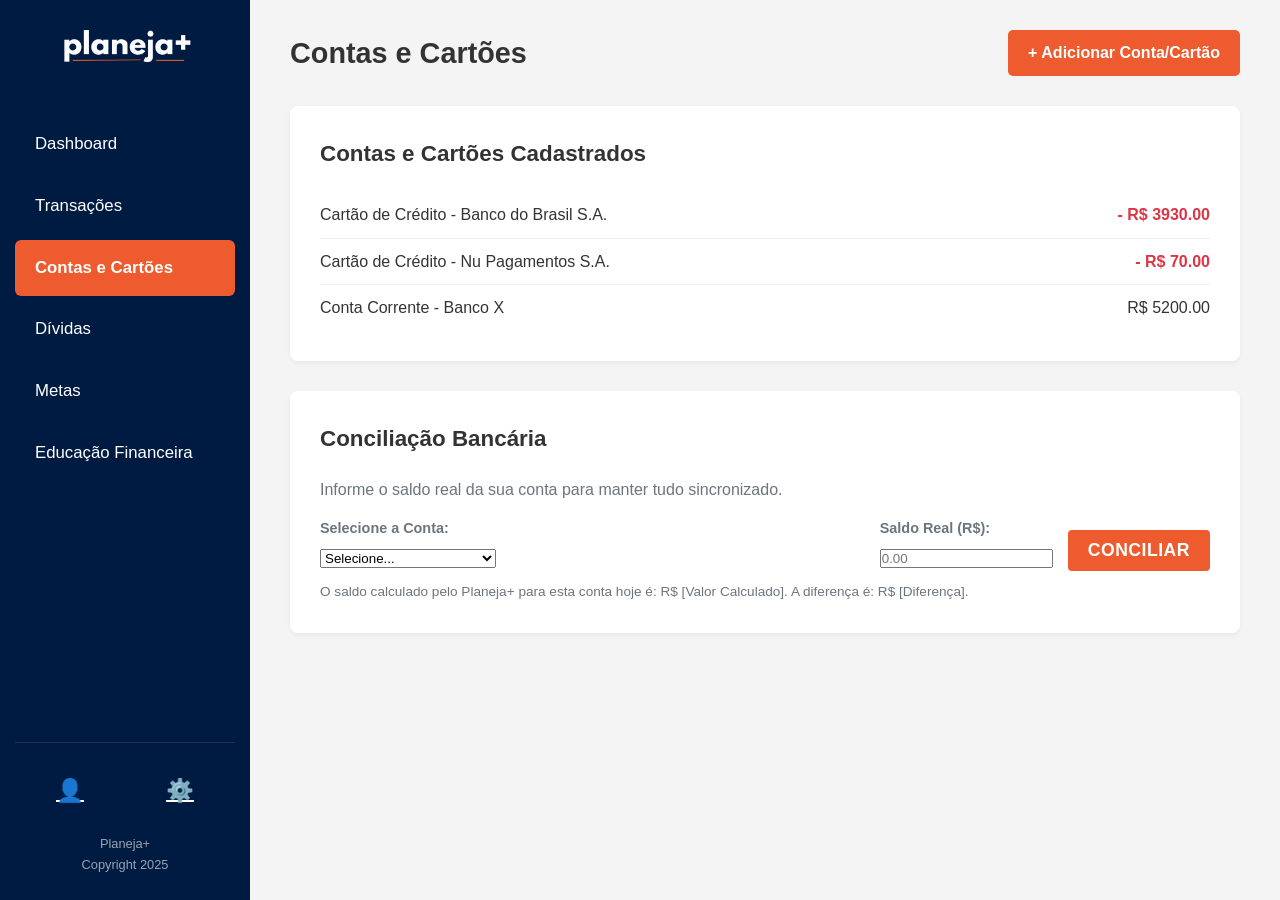
<file: contas_cartoes_OLD.html>
<!DOCTYPE html>
<html lang="pt-BR">
<head>
    <meta charset="UTF-8">
    <meta name="viewport" content="width=device-width, initial-scale=1.0">
    <title>Contas e Cartões - Planeja+</title>
    <link rel="stylesheet" href="styles.css">
    <!-- Adicionar link para Font Awesome se for usar ícones -->
    <!-- <link rel="stylesheet" href="https://cdnjs.cloudflare.com/ajax/libs/font-awesome/6.0.0/css/all.min.css"> -->
</head>
<body>
    <div class="app-container">
        <!-- Menu Lateral -->
        <aside class="sidebar">
            <div class="sidebar-logo">
                <img src="img/logo-planeja.png" alt="Logo Planeja+">
            </div>
            <nav>
                <ul class="sidebar-menu">
                    <li><a href="dashboard.html">Dashboard</a></li>
                    <li><a href="transacoes.html">Transações</a></li>
                    <li><a href="contas_cartoes.html" class="active">Contas e Cartões</a></li>
                    <li><a href="dividas.html">Dívidas</a></li>
                    <li><a href="metas.html">Metas</a></li>
                    <li><a href="educacao_financeira.html">Educação Financeira</a></li>
                </ul>
            </nav>
            <div class="sidebar-footer">
                <div class="sidebar-footer-icons">
                    <a href="perfil.html" title="Perfil">👤</a>
                    <a href="configuracoes.html" title="Configurações">⚙️</a>
                </div>
                <div class="sidebar-copyright">
                    Planeja+<br>
                    Copyright 2025
                </div>
            </div>
        </aside>

        <!-- Conteúdo Principal -->
        <main class="main-content">
            <header class="main-header">
                <h1>Contas e Cartões</h1>
                 <!-- Botão para adicionar nova conta ou cartão -->
                 <a href="#" class="btn-adicionar">+ Adicionar Conta/Cartão</a> <!-- Link para modal ou página de adição -->
            </header>

            <!-- Seção de Listagem de Contas e Cartões -->
            <section class="lista-itens content-section">
                 <h2>Contas e Cartões Cadastrados</h2>

                 <!-- Exemplo de item (Cartão) -->
                 <div class="item">
                     <span>Cartão de Crédito - Banco do Brasil S.A.</span>
                     <span class="valor-negativo">- R$ 3930.00</span> <!-- Saldo/Fatura -->
                     <!-- Adicionar botões de Editar/Excluir aqui se necessário -->
                 </div>

                 <!-- Exemplo de item (Cartão) -->
                 <div class="item">
                     <span>Cartão de Crédito - Nu Pagamentos S.A.</span>
                     <span class="valor-negativo">- R$ 70.00</span> <!-- Saldo/Fatura -->
                 </div>

                 <!-- Exemplo de item (Conta Corrente) -->
                  <div class="item">
                     <span>Conta Corrente - Banco X</span>
                     <span>R$ 5200.00</span> <!-- Saldo Atual (Positivo) -->
                 </div>

                 <!-- Placeholder se não houver itens -->
                 <!--
                 <div class="empty-state">
                     <p>Nenhuma conta ou cartão cadastrado ainda.</p>
                 </div>
                 -->
            </section>

             <!-- Seção para Conciliação Bancária (Placeholder) -->
            <section class="conciliacao-bancaria content-section">
                <h2>Conciliação Bancária</h2>
                <p style="color: var(--cor-cinza-texto); margin-bottom: 15px;">Informe o saldo real da sua conta para manter tudo sincronizado.</p>
                <form action="#" method="post" style="display: flex; align-items: flex-end; gap: 15px;">
                     <div class="form-group" style="flex-grow: 1; margin-bottom: 0;">
                         <label for="conta_conciliacao">Selecione a Conta:</label>
                         <select id="conta_conciliacao" name="conta_conciliacao" required>
                              <option value="">Selecione...</option>
                              <!-- Carregar contas cadastradas aqui -->
                              <option value="conta1">Conta Corrente - Banco X</option>
                         </select>
                     </div>
                     <div class="form-group" style="margin-bottom: 0;">
                         <label for="saldo_real">Saldo Real (R$):</label>
                         <input type="number" step="0.01" id="saldo_real" name="saldo_real" placeholder="0.00" required>
                     </div>
                     <button type="submit" class="btn-principal" style="width: auto; padding: 10px 20px;">Conciliar</button>
                </form>
                <p style="font-size: 0.85em; color: var(--cor-cinza-texto); margin-top: 10px;">
                    O saldo calculado pelo Planeja+ para esta conta hoje é: R$ [Valor Calculado]. A diferença é: R$ [Diferença].
                </p>
            </section>

        </main>
    </div>
</body>
</html>
</file>
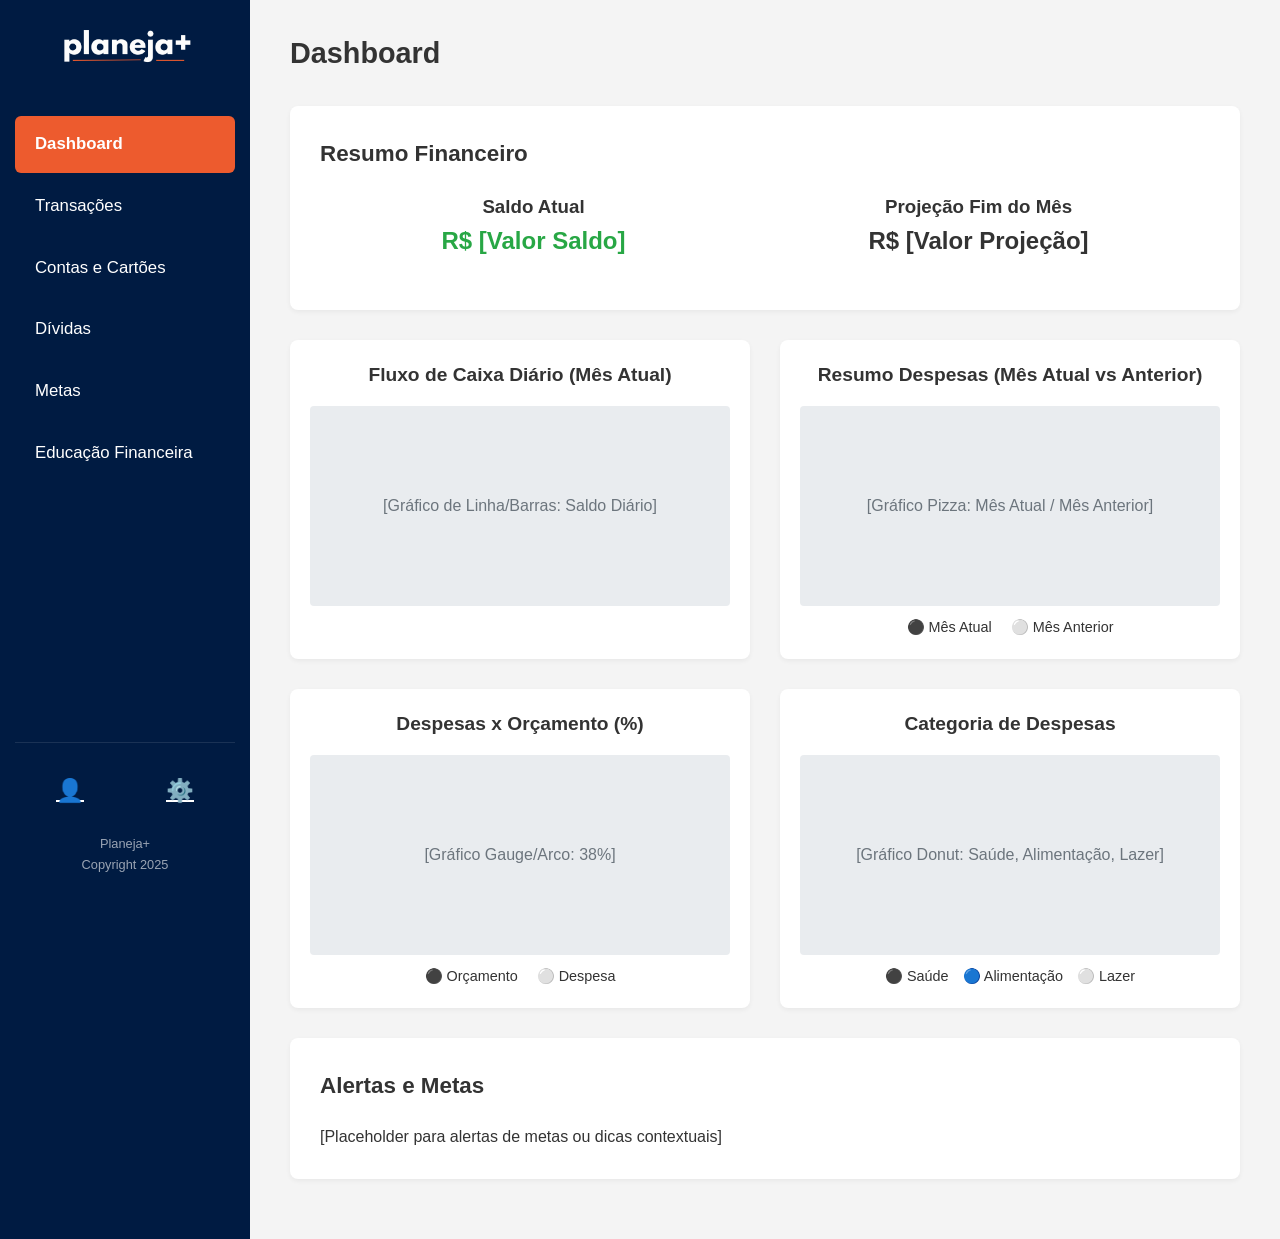
<file: dashboard.html>
<!DOCTYPE html>
<html lang="pt-BR">
<head>
    <meta charset="UTF-8">
    <meta name="viewport" content="width=device-width, initial-scale=1.0">
    <title>Dashboard - Planeja+</title>
    <link rel="stylesheet" href="styles.css">
    <!-- Adicionar link para Font Awesome se for usar ícones -->
    <!-- <link rel="stylesheet" href="https://cdnjs.cloudflare.com/ajax/libs/font-awesome/6.0.0/css/all.min.css"> -->
</head>
<body>
    <div class="app-container">
        <!-- Menu Lateral -->
        <aside class="sidebar">
            <div class="sidebar-logo">
                <img src="img/logo-planeja.png" alt="Logo Planeja+">
            </div>
            <nav>
                <ul class="sidebar-menu">
                    <li><a href="dashboard.html" class="active">Dashboard</a></li>
                    <li><a href="transacoes.html">Transações</a></li>
                    <li><a href="contas_cartoes.html">Contas e Cartões</a></li>
                    <li><a href="dividas.html">Dívidas</a></li>
                    <li><a href="metas.html">Metas</a></li>
                    <li><a href="educacao_financeira.html">Educação Financeira</a></li>
                </ul>
            </nav>
            <div class="sidebar-footer">
                <div class="sidebar-footer-icons">
                    <!-- Substituir por ícones reais (ex: Font Awesome) -->
                    <a href="perfil.html" title="Perfil">👤</a> <!-- Ícone Usuário Placeholder -->
                    <a href="configuracoes.html" title="Configurações">⚙️</a> <!-- Ícone Config Placeholder -->
                </div>
                <div class="sidebar-copyright">
                    Planeja+<br>
                    Copyright 2025
                </div>
            </div>
        </aside>

        <!-- Conteúdo Principal -->
        <main class="main-content">
            <header class="main-header">
                <h1>Dashboard</h1>
                <!-- Botão Adicionar pode ir aqui ou em telas específicas -->
                <!-- <a href="#" class="btn-adicionar">+ Nova Transação</a> -->
            </header>

            <!-- Seção de Saldo e Projeção (Placeholder) -->
            <section class="saldo-projecao-container content-section">
                 <h2>Resumo Financeiro</h2>
                 <div style="display: flex; justify-content: space-around; text-align: center; margin-bottom: 20px;">
                     <div>
                         <h3>Saldo Atual</h3>
                         <p style="font-size: 1.5em; font-weight: bold; color: #28a745;">R$ [Valor Saldo]</p>
                     </div>
                     <div>
                         <h3>Projeção Fim do Mês</h3>
                         <p style="font-size: 1.5em; font-weight: bold;">R$ [Valor Projeção]</p>
                     </div>
                 </div>
            </section>

            <!-- Grid de Gráficos -->
            <div class="dashboard-grid">
                <!-- Placeholder para Gráfico de Fluxo de Caixa Diário -->
                <div class="chart-container">
                    <h2>Fluxo de Caixa Diário (Mês Atual)</h2>
                    <div class="chart-placeholder">[Gráfico de Linha/Barras: Saldo Diário]</div>
                </div>

                <!-- Gráficos do Mockup -->
                <div class="chart-container">
                    <h2>Resumo Despesas (Mês Atual vs Anterior)</h2>
                    <div class="chart-placeholder">[Gráfico Pizza: Mês Atual / Mês Anterior]</div>
                    <!-- Legenda Placeholder -->
                    <div style="text-align: center; margin-top: 10px; font-size: 0.9em;">
                        <span>⚫ Mês Atual</span> <span style="margin-left: 15px;">⚪ Mês Anterior</span>
                    </div>
                </div>

                <div class="chart-container">
                     <h2>Despesas x Orçamento (%)</h2>
                     <div class="chart-placeholder">[Gráfico Gauge/Arco: 38%]</div>
                     <!-- Legenda Placeholder -->
                     <div style="text-align: center; margin-top: 10px; font-size: 0.9em;">
                        <span>⚫ Orçamento</span> <span style="margin-left: 15px;">⚪ Despesa</span>
                    </div>
                </div>

                 <div class="chart-container">
                    <h2>Categoria de Despesas</h2>
                    <div class="chart-placeholder">[Gráfico Donut: Saúde, Alimentação, Lazer]</div>
                     <!-- Legenda Placeholder -->
                     <div style="text-align: center; margin-top: 10px; font-size: 0.9em;">
                        <span>⚫ Saúde</span> <span style="margin-left: 10px;">🔵 Alimentação</span> <span style="margin-left: 10px;">⚪ Lazer</span>
                    </div>
                </div>
            </div>
             <!-- Outros Alertas/Widgets do Dashboard podem ir aqui -->
             <section class="alertas-metas content-section" style="margin-top: 30px;">
                  <h2>Alertas e Metas</h2>
                  <p>[Placeholder para alertas de metas ou dicas contextuais]</p>
             </section>

        </main>
    </div>
</body>
</html>
</file>
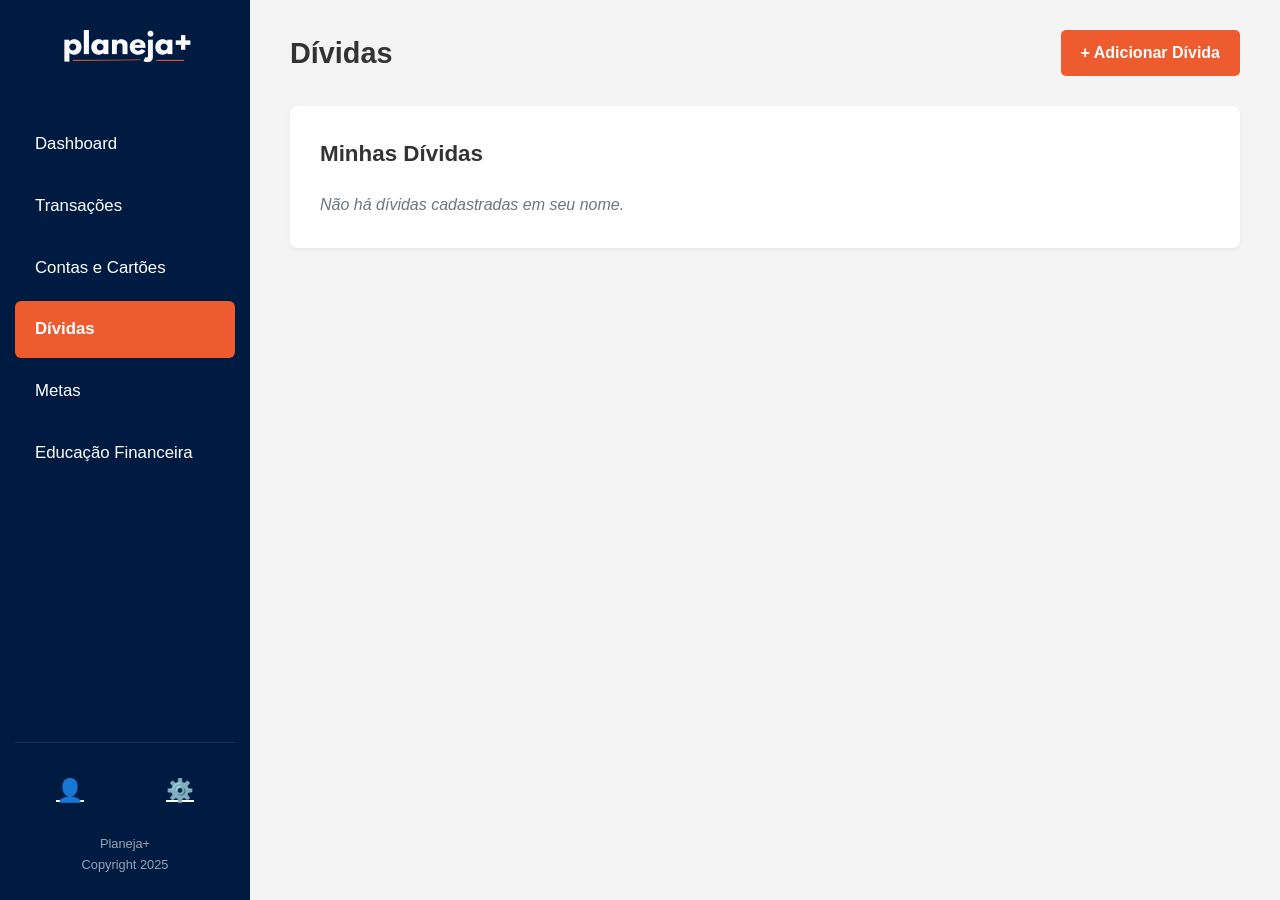
<file: dividas.html>
<!DOCTYPE html>
<html lang="pt-BR">
<head>
    <meta charset="UTF-8">
    <meta name="viewport" content="width=device-width, initial-scale=1.0">
    <title>Dívidas - Planeja+</title>
    <link rel="stylesheet" href="styles.css">
    <!-- Adicionar link para Font Awesome se for usar ícones -->
    <!-- <link rel="stylesheet" href="https://cdnjs.cloudflare.com/ajax/libs/font-awesome/6.0.0/css/all.min.css"> -->
</head>
<body>
    <div class="app-container">
        <!-- Menu Lateral -->
        <aside class="sidebar">
            <div class="sidebar-logo">
                <img src="img/logo-planeja.png" alt="Logo Planeja+">
            </div>
            <nav>
                <ul class="sidebar-menu">
                    <li><a href="dashboard.html">Dashboard</a></li>
                    <li><a href="transacoes.html">Transações</a></li>
                    <li><a href="contas_cartoes.html">Contas e Cartões</a></li>
                    <li><a href="dividas.html" class="active">Dívidas</a></li>
                    <li><a href="metas.html">Metas</a></li>
                    <li><a href="educacao_financeira.html">Educação Financeira</a></li>
                </ul>
            </nav>
            <div class="sidebar-footer">
                <div class="sidebar-footer-icons">
                    <a href="perfil.html" title="Perfil">👤</a>
                    <a href="configuracoes.html" title="Configurações">⚙️</a>
                </div>
                <div class="sidebar-copyright">
                    Planeja+<br>
                    Copyright 2025
                </div>
            </div>
        </aside>

        <!-- Conteúdo Principal -->
        <main class="main-content">
            <header class="main-header">
                <h1>Dívidas</h1>
                 <!-- Botão para adicionar nova dívida -->
                 <a href="#" class="btn-adicionar">+ Adicionar Dívida</a> <!-- Link para modal ou página de adição -->
            </header>

            <!-- Seção de Listagem de Dívidas -->
            <section class="lista-itens content-section">
                 <h2>Minhas Dívidas</h2>

                 <!-- Exemplo de item (Dívida) -->
                 <!--
                 <div class="item">
                     <span>Financiamento Carro - Banco Y</span>
                     <span>Saldo Devedor: R$ 15.000,00</span>
                 </div>
                 -->

                 <!-- Placeholder se não houver itens -->

                 <div class="empty-state">
                     <p>Não há dívidas cadastradas em seu nome.</p>
                 </div>

            </section>

             <!-- Placeholder para funcionalidades adicionais, como negociação ou simulação -->
             <!--
             <section class="ferramentas-dividas content-section">
                 <h2>Ferramentas</h2>
                 <p>...</p>
             </section>
             -->

        </main>
    </div>
</body>
</html>
</file>
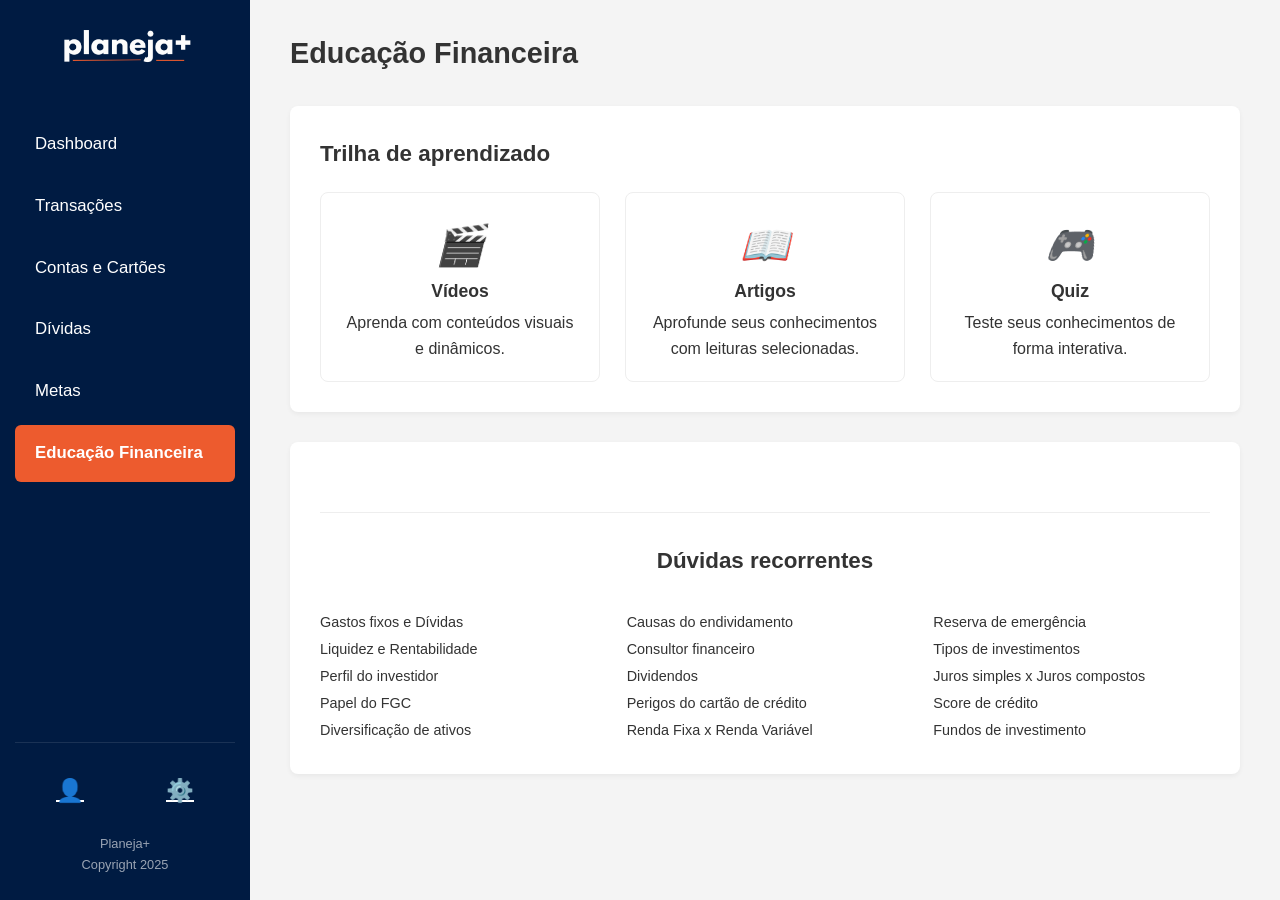
<file: educacao_financeira.html>
<!DOCTYPE html>
<html lang="pt-BR">
<head>
    <meta charset="UTF-8">
    <meta name="viewport" content="width=device-width, initial-scale=1.0">
    <title>Educação Financeira - Planeja+</title>
    <link rel="stylesheet" href="styles.css">
    <!-- Adicionar link para Font Awesome se for usar ícones -->
    <!-- <link rel="stylesheet" href="https://cdnjs.cloudflare.com/ajax/libs/font-awesome/6.0.0/css/all.min.css"> -->
</head>
<body>
    <div class="app-container">
        <!-- Menu Lateral -->
        <aside class="sidebar">
            <div class="sidebar-logo">
                <img src="img/logo-planeja.png" alt="Logo Planeja+">
            </div>
            <nav>
                <ul class="sidebar-menu">
                    <li><a href="dashboard.html">Dashboard</a></li>
                    <li><a href="transacoes.html">Transações</a></li>
                    <li><a href="contas_cartoes.html">Contas e Cartões</a></li>
                    <li><a href="dividas.html">Dívidas</a></li>
                    <li><a href="metas.html">Metas</a></li>
                    <li><a href="educacao_financeira.html" class="active">Educação Financeira</a></li>
                </ul>
            </nav>
            <div class="sidebar-footer">
                <div class="sidebar-footer-icons">
                    <a href="perfil.html" title="Perfil">👤</a>
                    <a href="configuracoes.html" title="Configurações">⚙️</a>
                </div>
                <div class="sidebar-copyright">
                    Planeja+<br>
                    Copyright 2025
                </div>
            </div>
        </aside>

        <!-- Conteúdo Principal -->
        <main class="main-content">
            <header class="main-header">
                <h1>Educação Financeira</h1>
                <!-- Pode haver botões ou filtros aqui se necessário -->
            </header>

            <!-- Seção Trilha de Aprendizado -->
            <section class="content-section">
                <h2>Trilha de aprendizado</h2>
                <div class="educacao-grid">
                    <div class="grid-item">
                        <i>🎬</i> <!-- Placeholder Ícone Vídeos -->
                        <h3>Vídeos</h3>
                        <p>Aprenda com conteúdos visuais e dinâmicos.</p>
                        <!-- <a href="#">Acessar Vídeos</a> -->
                    </div>
                     <div class="grid-item">
                        <i>📖</i> <!-- Placeholder Ícone Artigos -->
                        <h3>Artigos</h3>
                         <p>Aprofunde seus conhecimentos com leituras selecionadas.</p>
                         <!-- <a href="#">Ler Artigos</a> -->
                    </div>
                     <div class="grid-item">
                        <i>🎮</i> <!-- Placeholder Ícone Quiz -->
                        <h3>Quiz</h3>
                         <p>Teste seus conhecimentos de forma interativa.</p>
                         <!-- <a href="#">Fazer Quiz</a> -->
                    </div>
                </div>
            </section>

            <!-- Seção Dúvidas Recorrentes -->
            <section class="content-section">
                 <div class="duvidas-recorrentes">
                    <h2>Dúvidas recorrentes</h2>
                    <ul>
                        <li><a href="#">Gastos fixos e Dívidas</a></li>
                        <li><a href="#">Liquidez e Rentabilidade</a></li>
                        <li><a href="#">Perfil do investidor</a></li>
                        <li><a href="#">Papel do FGC</a></li>
                        <li><a href="#">Diversificação de ativos</a></li>
                    </ul>
                     <ul>
                        <li><a href="#">Causas do endividamento</a></li>
                        <li><a href="#">Consultor financeiro</a></li>
                        <li><a href="#">Dividendos</a></li>
                        <li><a href="#">Perigos do cartão de crédito</a></li>
                        <li><a href="#">Renda Fixa x Renda Variável</a></li>
                    </ul>
                     <ul>
                        <li><a href="#">Reserva de emergência</a></li>
                        <li><a href="#">Tipos de investimentos</a></li>
                        <li><a href="#">Juros simples x Juros compostos</a></li>
                        <li><a href="#">Score de crédito</a></li>
                        <li><a href="#">Fundos de investimento</a></li>
                    </ul>
                </div>
             </section>

        </main>
    </div>
</body>
</html>
</file>
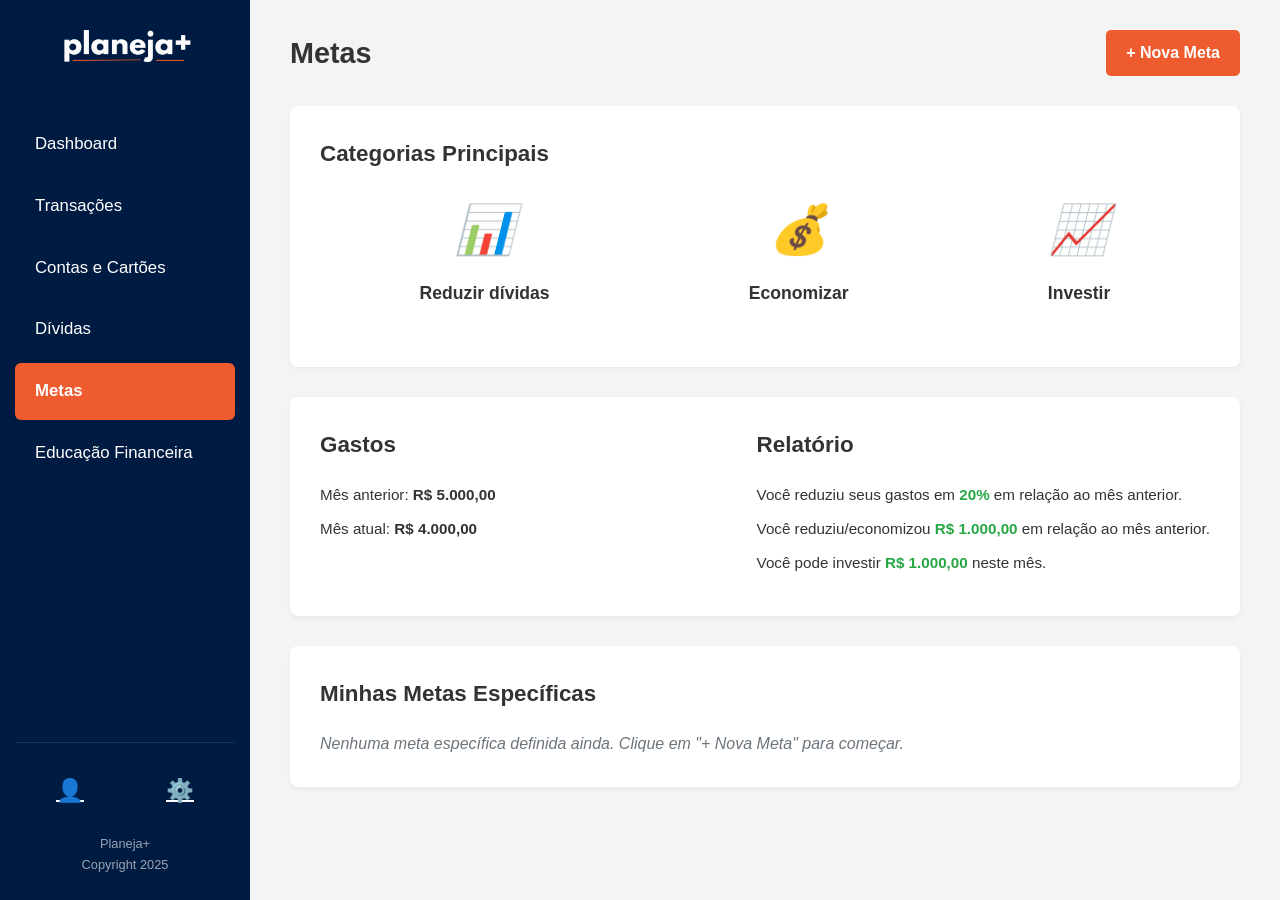
<file: metas.html>
<!DOCTYPE html>
<html lang="pt-BR">
<head>
    <meta charset="UTF-8">
    <meta name="viewport" content="width=device-width, initial-scale=1.0">
    <title>Metas - Planeja+</title>
    <link rel="stylesheet" href="styles.css">
    <!-- Adicionar link para Font Awesome se for usar ícones -->
    <!-- <link rel="stylesheet" href="https://cdnjs.cloudflare.com/ajax/libs/font-awesome/6.0.0/css/all.min.css"> -->
    <style>
        /* Estilos adicionais para a grade de categorias de metas */
        .metas-categorias {
            display: flex;
            justify-content: space-around;
            text-align: center;
            margin-bottom: 30px;
        }
        .meta-categoria i { /* Placeholder para ícones */
             font-size: 3em;
             color: var(--cor-laranja);
             margin-bottom: 10px;
             display: block; /* Para que margem funcione */
        }
         .meta-categoria h3 {
            font-size: 1.1em;
            color: var(--cor-texto-padrao);
        }
        .gastos-relatorio p {
            margin-bottom: 10px;
            font-size: 0.95em;
        }
        .gastos-relatorio span {
             font-weight: bold;
        }
         .gastos-relatorio strong { /* Para destacar o relatório */
             color: #28a745; /* Verde para sucesso */
         }
    </style>
</head>
<body>
    <div class="app-container">
        <!-- Menu Lateral -->
        <aside class="sidebar">
            <div class="sidebar-logo">
                <img src="img/logo-planeja.png" alt="Logo Planeja+">
            </div>
            <nav>
                <ul class="sidebar-menu">
                    <li><a href="dashboard.html">Dashboard</a></li>
                    <li><a href="transacoes.html">Transações</a></li>
                    <li><a href="contas_cartoes.html">Contas e Cartões</a></li>
                    <li><a href="dividas.html">Dívidas</a></li>
                    <li><a href="metas.html" class="active">Metas</a></li>
                    <li><a href="educacao_financeira.html">Educação Financeira</a></li>
                </ul>
            </nav>
            <div class="sidebar-footer">
                <div class="sidebar-footer-icons">
                    <a href="perfil.html" title="Perfil">👤</a>
                    <a href="configuracoes.html" title="Configurações">⚙️</a>
                </div>
                <div class="sidebar-copyright">
                    Planeja+<br>
                    Copyright 2025
                </div>
            </div>
        </aside>

        <!-- Conteúdo Principal -->
        <main class="main-content">
            <header class="main-header">
                <h1>Metas</h1>
                 <!-- Botão para adicionar/gerenciar metas específicas -->
                 <a href="#" class="btn-adicionar">+ Nova Meta</a> <!-- Link para modal ou página de adição -->
            </header>

            <!-- Seção Categorias de Metas -->
            <section class="content-section">
                <h2>Categorias Principais</h2>
                 <div class="metas-categorias">
                     <div class="meta-categoria">
                         <i>📊</i> <!-- Placeholder Ícone Reduzir Dívidas -->
                         <h3>Reduzir dívidas</h3>
                     </div>
                      <div class="meta-categoria">
                         <i>💰</i> <!-- Placeholder Ícone Economizar -->
                         <h3>Economizar</h3>
                     </div>
                      <div class="meta-categoria">
                         <i>📈</i> <!-- Placeholder Ícone Investir -->
                         <h3>Investir</h3>
                     </div>
                 </div>
            </section>

             <!-- Seção Gastos e Relatório -->
            <section class="content-section gastos-relatorio">
                 <div style="display: flex; justify-content: space-between;">
                     <div>
                         <h2>Gastos</h2>
                         <p>Mês anterior: <span>R$ 5.000,00</span></p>
                         <p>Mês atual: <span>R$ 4.000,00</span></p>
                     </div>
                     <div>
                        <h2>Relatório</h2>
                        <p>Você reduziu seus gastos em <strong>20%</strong> em relação ao mês anterior.</p>
                        <p>Você reduziu/economizou <strong>R$ 1.000,00</strong> em relação ao mês anterior.</p>
                        <p>Você pode investir <strong>R$ 1.000,00</strong> neste mês.</p>
                        <!-- Adicionar mais alertas e status de metas aqui -->
                     </div>
                 </div>
            </section>

            <!-- Seção para listar Metas Específicas (Placeholder) -->
            <section class="lista-itens content-section">
                <h2>Minhas Metas Específicas</h2>
                <div class="empty-state">
                     <p>Nenhuma meta específica definida ainda. Clique em "+ Nova Meta" para começar.</p>
                 </div>
                 <!-- Exemplo de item (Meta) -->
                 <!--
                 <div class="item">
                     <span>Viagem de Férias</span>
                     <span>Progresso: R$ 1.500 / R$ 5.000 (30%)</span>
                 </div>
                 -->
            </section>

        </main>
    </div>
</body>
</html>
</file>
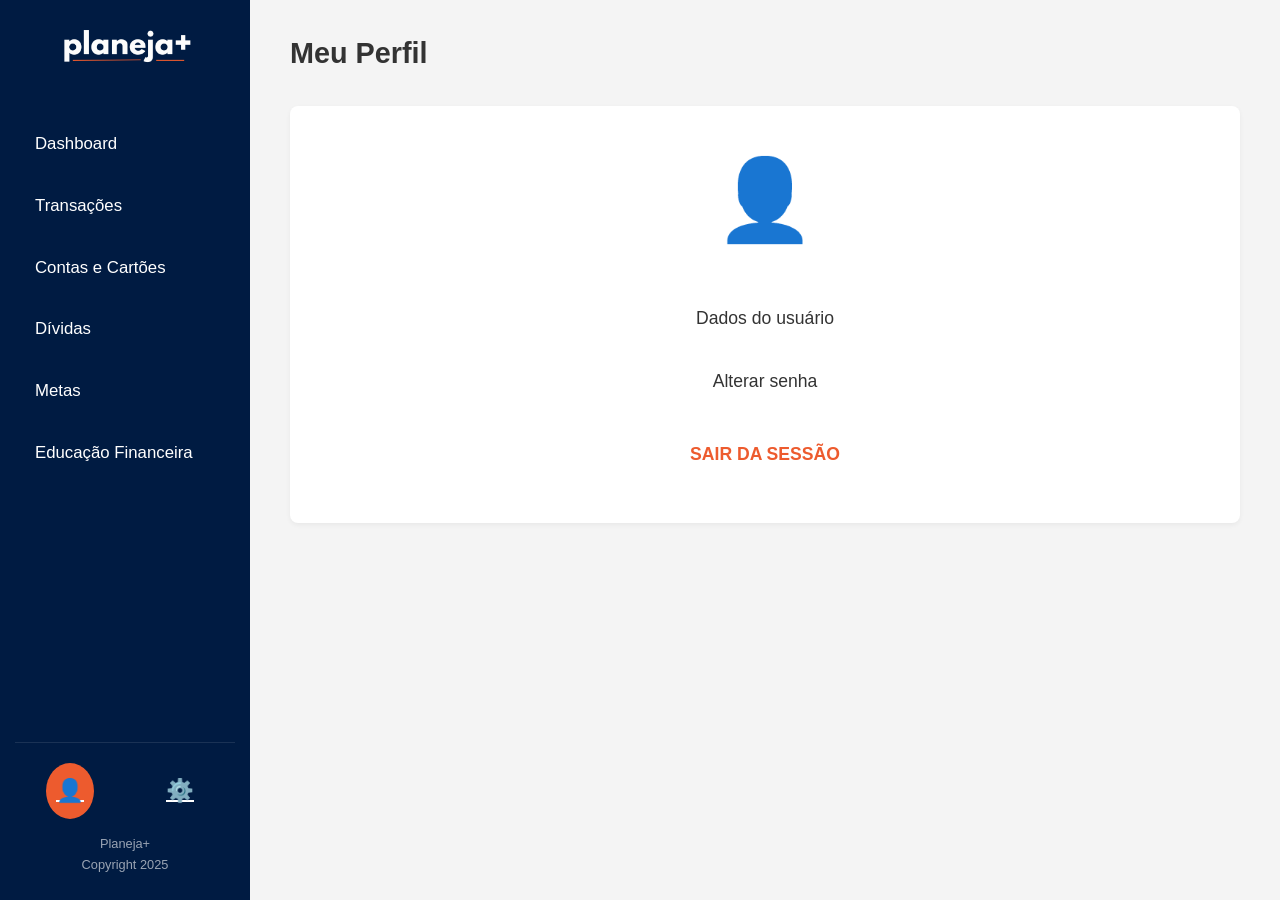
<file: perfil.html>
<!DOCTYPE html>
<html lang="pt-BR">
<head>
    <meta charset="UTF-8">
    <meta name="viewport" content="width=device-width, initial-scale=1.0">
    <title>Perfil - Planeja+</title>
    <link rel="stylesheet" href="styles.css">
    <!-- Adicionar link para Font Awesome se for usar ícones -->
    <!-- <link rel="stylesheet" href="https://cdnjs.cloudflare.com/ajax/libs/font-awesome/6.0.0/css/all.min.css"> -->
</head>
<body>
    <div class="app-container">
        <!-- Menu Lateral -->
        <aside class="sidebar">
            <div class="sidebar-logo">
                <img src="img/logo-planeja.png" alt="Logo Planeja+">
            </div>
            <nav>
                <ul class="sidebar-menu">
                    <li><a href="dashboard.html">Dashboard</a></li>
                    <li><a href="transacoes.html">Transações</a></li>
                    <li><a href="contas_cartoes.html">Contas e Cartões</a></li>
                    <li><a href="dividas.html">Dívidas</a></li>
                    <li><a href="metas.html">Metas</a></li>
                    <li><a href="educacao_financeira.html">Educação Financeira</a></li>
                </ul>
            </nav>
            <div class="sidebar-footer">
                <div class="sidebar-footer-icons">
                    <!-- Ícone de Perfil ativo -->
                    <a href="perfil.html" title="Perfil" class="active">👤</a> <!-- Ícone Usuário Placeholder -->
                    <a href="configuracoes.html" title="Configurações">⚙️</a> <!-- Ícone Config Placeholder -->
                </div>
                <div class="sidebar-copyright">
                    Planeja+<br>
                    Copyright 2025
                </div>
            </div>
        </aside>

        <!-- Conteúdo Principal -->
        <main class="main-content">
            <header class="main-header">
                <h1>Meu Perfil</h1>
                 <!-- Sem botão de adicionar aqui geralmente -->
            </header>

            <section class="content-section">
                <div class="perfil-config-container">
                     <div class="icon-grande">
                         👤 <!-- Placeholder Ícone Usuário Grande -->
                         <!-- Se usar Font Awesome: <i class="fas fa-user-circle"></i> -->
                     </div>
                     <!-- Link para editar dados do usuário (nome, email, etc) -->
                     <a href="#">Dados do usuário</a>
                     <!-- Link para alterar senha -->
                     <a href="#">Alterar senha</a>
                     <!-- Link para Sair -->
                     <a href="index.html" class="sair-sessao">SAIR DA SESSÃO</a>
                 </div>
            </section>

             <!-- Seção Opcional para Dados do Usuário (se não for uma página separada) -->
            <!--
            <section class="content-section" id="dados-usuario-section" style="display: none;"> // Escondido por padrão
                <h2>Dados do Usuário</h2>
                <form action="#" method="post">
                    <div class="form-group">
                        <label for="perfil-nome">Nome Completo:</label>
                        <input type="text" id="perfil-nome" name="perfil-nome" value="[Nome do Usuário]" placeholder="Seu nome completo (opcional)">
                    </div>
                    <div class="form-group">
                        <label for="perfil-email">E-mail:</label>
                        <input type="email" id="perfil-email" name="perfil-email" value="[email@usuario.com]" disabled> // E-mail geralmente não editável diretamente
                    </div>
                     <div class="form-group">
                        <label for="perfil-idade">Idade:</label>
                        <input type="number" id="perfil-idade" name="perfil-idade" placeholder="(Opcional)">
                    </div>
                     <div class="form-group">
                        <label for="perfil-cidade">Cidade:</label>
                        <input type="text" id="perfil-cidade" name="perfil-cidade" placeholder="(Opcional)">
                    </div>
                    <button type="submit" class="btn-principal" style="width: auto; padding: 10px 20px;">Salvar Alterações</button>
                </form>
            </section>
            -->

        </main>
    </div>
     <!-- Script simples para mostrar/esconder seção de dados (exemplo, idealmente feito com JS mais robusto) -->
     <!--
     <script>
         // function toggleDadosUsuario() {
         //    var section = document.getElementById('dados-usuario-section');
         //    section.style.display = section.style.display === 'none' ? 'block' : 'none';
         //}
         // // Adicionar onclick="toggleDadosUsuario()" no link "Dados do usuário"
     </script>
     -->
</body>
</html>
</file>
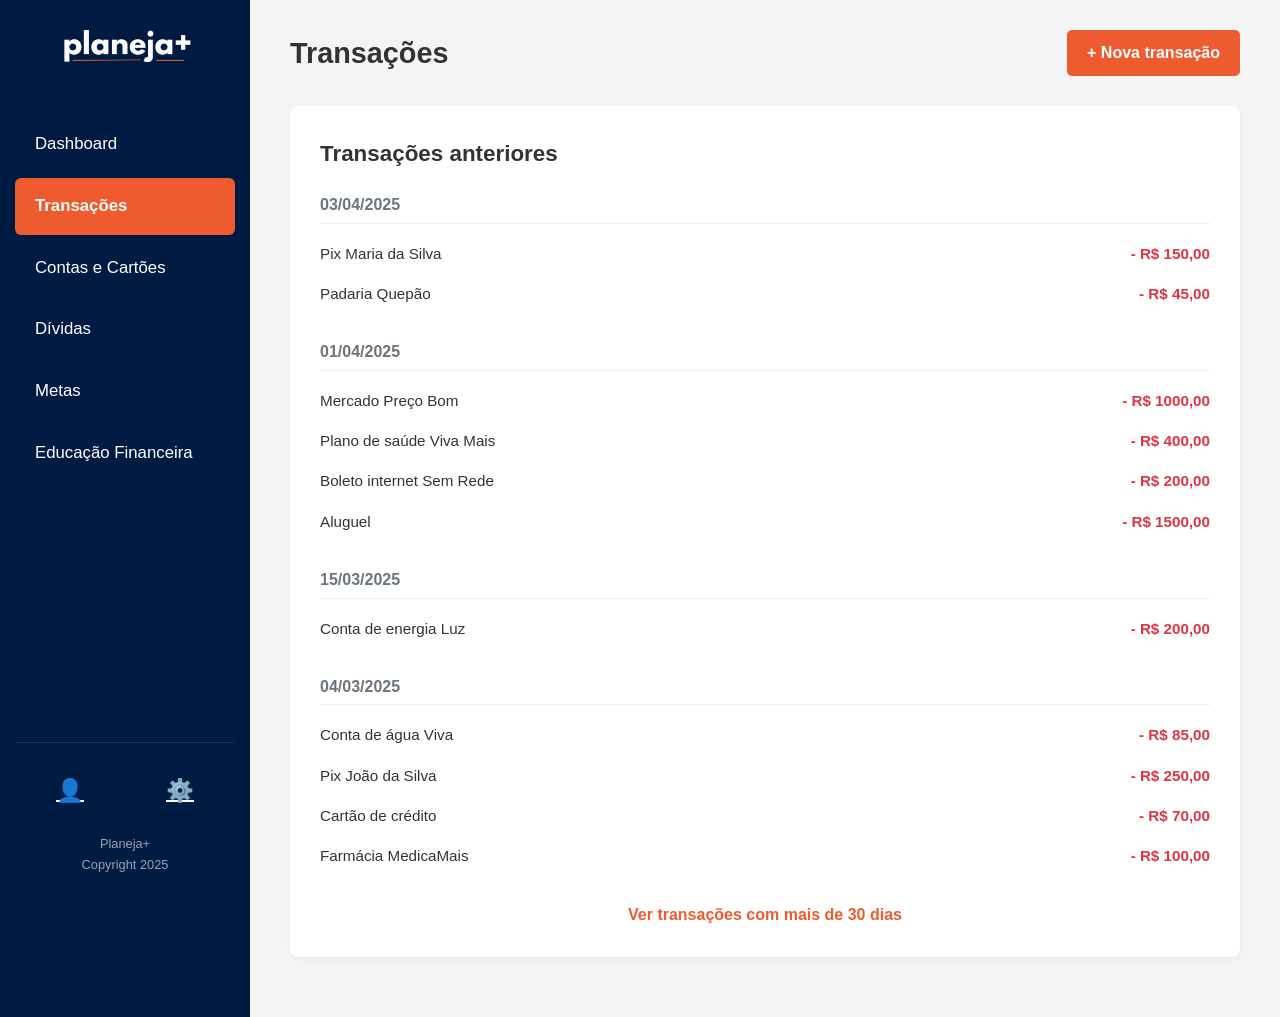
<file: transacoes.html>
<!DOCTYPE html>
<html lang="pt-BR">
<head>
    <meta charset="UTF-8">
    <meta name="viewport" content="width=device-width, initial-scale=1.0">
    <title>Transações - Planeja+</title>
    <link rel="stylesheet" href="styles.css">
    <!-- Adicionar link para Font Awesome se for usar ícones -->
    <!-- <link rel="stylesheet" href="https://cdnjs.cloudflare.com/ajax/libs/font-awesome/6.0.0/css/all.min.css"> -->
</head>
<body>
    <div class="app-container">
        <!-- Menu Lateral -->
        <aside class="sidebar">
            <div class="sidebar-logo">
                <img src="img/logo-planeja.png" alt="Logo Planeja+">
            </div>
            <nav>
                <ul class="sidebar-menu">
                    <li><a href="dashboard.html">Dashboard</a></li>
                    <li><a href="transacoes.html" class="active">Transações</a></li>
                    <li><a href="contas_cartoes.html">Contas e Cartões</a></li>
                    <li><a href="dividas.html">Dívidas</a></li>
                    <li><a href="metas.html">Metas</a></li>
                    <li><a href="educacao_financeira.html">Educação Financeira</a></li>
                </ul>
            </nav>
            <div class="sidebar-footer">
                <div class="sidebar-footer-icons">
                     <!-- Substituir por ícones reais (ex: Font Awesome) -->
                    <a href="perfil.html" title="Perfil">👤</a> <!-- Ícone Usuário Placeholder -->
                    <a href="configuracoes.html" title="Configurações">⚙️</a> <!-- Ícone Config Placeholder -->
                </div>
                <div class="sidebar-copyright">
                    Planeja+<br>
                    Copyright 2025
                </div>
            </div>
        </aside>

        <!-- Conteúdo Principal -->
        <main class="main-content">
            <header class="main-header">
                <h1>Transações</h1>
                <!-- O botão "+ Nova Transação" pode abrir um modal ou ir para outra página -->
                <a href="#modal-add-transacao" class="btn-adicionar" onclick="document.getElementById('modal-add-transacao').style.display='flex'">+ Nova transação</a>
                <!-- Ou link para página separada: <a href="adicionar_transacao.html" class="btn-adicionar">+ Nova transação</a> -->
            </header>

            <!-- Lista de Transações -->
            <section class="transacoes-lista content-section">
                 <h2>Transações anteriores</h2>

                 <!-- Exemplo de dia com transações -->
                 <div class="transacao-dia">
                     <h3>03/04/2025</h3>
                     <div class="transacao-item">
                         <span>Pix Maria da Silva</span>
                         <span class="valor-negativo">- R$ 150,00</span>
                     </div>
                      <div class="transacao-item">
                         <span>Padaria Quepão</span>
                         <span class="valor-negativo">- R$ 45,00</span>
                     </div>
                 </div>

                 <!-- Outro dia -->
                  <div class="transacao-dia">
                     <h3>01/04/2025</h3>
                     <div class="transacao-item">
                         <span>Mercado Preço Bom</span>
                         <span class="valor-negativo">- R$ 1000,00</span>
                     </div>
                      <div class="transacao-item">
                         <span>Plano de saúde Viva Mais</span>
                         <span class="valor-negativo">- R$ 400,00</span>
                     </div>
                     <div class="transacao-item">
                         <span>Boleto internet Sem Rede</span>
                         <span class="valor-negativo">- R$ 200,00</span>
                     </div>
                     <div class="transacao-item">
                         <span>Aluguel</span>
                         <span class="valor-negativo">- R$ 1500,00</span>
                     </div>
                 </div>

                  <!-- Outro dia -->
                  <div class="transacao-dia">
                     <h3>15/03/2025</h3>
                     <div class="transacao-item">
                         <span>Conta de energia Luz</span>
                         <span class="valor-negativo">- R$ 200,00</span>
                     </div>
                 </div>

                 <!-- Outro dia -->
                  <div class="transacao-dia">
                     <h3>04/03/2025</h3>
                      <div class="transacao-item">
                         <span>Conta de água Viva</span>
                         <span class="valor-negativo">- R$ 85,00</span>
                     </div>
                      <div class="transacao-item">
                         <span>Pix João da Silva</span>
                         <span class="valor-negativo">- R$ 250,00</span>
                     </div>
                     <div class="transacao-item">
                         <span>Cartão de crédito</span>
                         <span class="valor-negativo">- R$ 70,00</span>
                     </div>
                      <div class="transacao-item">
                         <span>Farmácia MedicaMais</span>
                         <span class="valor-negativo">- R$ 100,00</span>
                     </div>
                 </div>
                 <!-- Fim dos exemplos -->

                 <div class="transacoes-footer">
                     <a href="#">Ver transações com mais de 30 dias</a>
                 </div>

            </section>

             <!-- Modal para Adicionar Transação (inicialmente escondido) -->
            <div id="modal-add-transacao" class="modal">
                <div class="modal-content">
                    <span class="close-btn" onclick="document.getElementById('modal-add-transacao').style.display='none'">&times;</span>
                    <h2>Adicionar Nova Transação</h2>
                    <form action="#" method="post">
                        <div class="form-group">
                            <label for="tipo">Tipo:</label>
                            <select id="tipo" name="tipo" required>
                                <option value="despesa">Despesa</option>
                                <option value="receita">Receita</option>
                            </select>
                        </div>
                        <div class="form-group">
                            <label for="descricao">Descrição:</label>
                            <input type="text" id="descricao" name="descricao" placeholder="Ex: Supermercado, Salário" required>
                        </div>
                         <div class="form-group">
                            <label for="valor">Valor:</label>
                            <input type="number" step="0.01" id="valor" name="valor" placeholder="0.00" required>
                        </div>
                        <div class="form-group">
                            <label for="data">Data:</label>
                            <input type="date" id="data" name="data" required>
                        </div>
                         <div class="form-group">
                            <label for="categoria">Categoria:</label>
                            <select id="categoria" name="categoria" required>
                                <option value="">Selecione</option>
                                <option value="alimentacao">Alimentação</option>
                                <option value="transporte">Transporte</option>
                                <option value="moradia">Moradia</option>
                                <option value="lazer">Lazer</option>
                                <option value="saude">Saúde</option>
                                <option value="educacao">Educação</option>
                                <option value="receitas">Receitas</option>
                                <!-- Adicionar mais categorias ou carregar dinamicamente -->
                            </select>
                        </div>
                        <div class="form-group">
                            <label for="conta_cartao">Conta/Cartão:</label>
                             <select id="conta_cartao" name="conta_cartao" required>
                                 <option value="">Selecione a origem/destino</option>
                                 <!-- Carregar contas e cartões cadastrados aqui -->
                                 <option value="conta1">Conta Corrente - Banco X</option>
                                 <option value="cartao1">Cartão Crédito - Nu</option>
                                 <option value="dinheiro">Dinheiro</option>
                             </select>
                        </div>
                         <div class="form-group">
                            <label for="parcelas">Parcelamento (se aplicável):</label>
                            <input type="text" id="parcelas" name="parcelas" placeholder="Ex: 1 de 10">
                        </div>
                        <button type="submit" class="btn-principal">Salvar Transação</button>
                    </form>
                </div>
            </div>

        </main>
    </div>
    <script>
        // Script básico para fechar modal se clicar fora dele (opcional)
        var modal = document.getElementById('modal-add-transacao');
        window.onclick = function(event) {
            if (event.target == modal) {
                modal.style.display = "none";
            }
        }
    </script>
</body>
</html>
</file>
<file: styles.css>
/* Reset básico e fontes */
* {
    margin: 0;
    padding: 0;
    box-sizing: border-box;
    font-family: 'Segoe UI', Tahoma, Geneva, Verdana, sans-serif; /* Fonte genérica, pode ajustar */
}

/* Variáveis de Cor - Baseadas nos mockups */
:root {
    --cor-azul-escuro: #001b42; /* Azul do fundo e menu */
    --cor-laranja: #ed5b2e;    /* Laranja dos botões e itens ativos */
    --cor-branco: #ffffff;
    --cor-cinza-claro: #f4f4f4; /* Fundo da área de conteúdo principal */
    --cor-cinza-texto: #6c757d; /* Cinza para textos secundários */
    --cor-texto-padrao: #333333;
    --cor-vermelho-despesa: #dc3545; /* Vermelho para valores negativos/despesas */
}

body {
    background-color: var(--cor-azul-escuro); /* Fundo padrão para telas como login/cadastro */
    color: var(--cor-texto-padrao);
    line-height: 1.6;
}

/* --- Estilos Telas Iniciais (Inicial, Login, Cadastro, Recuperar Senha) --- */

.auth-container, .initial-container {
    display: flex;
    flex-direction: column;
    align-items: center;
    justify-content: center;
    min-height: 100vh;
    padding: 20px;
}

.auth-logo, .initial-logo {
    max-width: 250px; /* Ajuste conforme necessário */
    margin-bottom: 40px;
}

.auth-box {
    background-color: var(--cor-branco);
    padding: 40px;
    border-radius: 8px;
    box-shadow: 0 4px 15px rgba(0, 0, 0, 0.1);
    width: 100%;
    max-width: 400px; /* Largura da caixa de login/cadastro */
    text-align: center;
}

.auth-box h1, .auth-box h2 {
    margin-bottom: 10px;
    color: var(--cor-texto-padrao);
}

.auth-box p {
    margin-bottom: 25px;
    color: var(--cor-cinza-texto);
    font-size: 0.95em;
}

.form-group {
    margin-bottom: 20px;
    text-align: left;
}

.form-group label {
    display: block;
    margin-bottom: 5px;
    font-weight: 600;
    font-size: 0.9em;
    color: var(--cor-cinza-texto);
}

.form-group input[type="text"],
.form-group input[type="email"],
.form-group input[type="password"] {
    width: 100%;
    padding: 12px;
    border: 1px solid #ced4da;
    border-radius: 4px;
    font-size: 1em;
}

.btn-principal {
    background-color: var(--cor-laranja);
    color: var(--cor-branco);
    border: none;
    padding: 12px 20px;
    border-radius: 4px;
    font-size: 1.1em;
    font-weight: 600;
    cursor: pointer;
    width: 100%;
    text-transform: uppercase;
    letter-spacing: 0.5px;
    transition: background-color 0.2s ease;
}

.btn-principal:hover {
    background-color: #e06c30; /* Laranja um pouco mais escuro no hover */
}

.auth-links {
    margin-top: 25px;
}

.auth-links a {
    display: block;
    color: var(--cor-cinza-texto);
    text-decoration: none;
    font-size: 0.9em;
    margin-bottom: 8px;
    transition: color 0.2s ease;
}

.auth-links a:hover {
    color: var(--cor-laranja);
    text-decoration: underline;
}

.ajuda-link {
    position: absolute; /* Ou ajuste conforme necessário */
    bottom: 20px;
    right: 20px;
    color: var(--cor-branco); /* Ajuste se necessário */
    font-size: 0.85em;
    text-decoration: none;
}
.ajuda-link i{ /* Se usar ícone */
    margin-right: 5px;
}

.initial-container .btn-iniciar {
    color: var(--cor-branco);
    text-decoration: none;
    font-size: 1em;
    margin-top: 30px;
    border: 1px solid var(--cor-laranja);
    padding: 8px 15px;
    border-radius: 4px;
    transition: background-color 0.2s ease, color 0.2s ease;
}
.initial-container .btn-iniciar:hover {
    background-color: var(--cor-laranja);
}
.initial-container .btn-iniciar i { /* Para a seta */
     margin-left: 8px;
}


/* --- Estilos Layout Principal (Dashboard e outras telas internas) --- */

.app-container {
    display: flex;
    min-height: 100vh;
}

/* Menu Lateral */
.sidebar {
    width: 250px; /* Largura do menu */
    background-color: var(--cor-azul-escuro);
    color: var(--cor-branco);
    padding: 25px 15px;
    display: flex;
    flex-direction: column;
    position: fixed; /* Para manter fixo */
    left: 0;
    top: 0;
    height: 100%;
}

.sidebar-logo {
    text-align: center;
    margin-bottom: 40px;
}

.sidebar-logo img {
    max-width: 150px; /* Ajuste tamanho da logo no menu */
}

.sidebar-menu {
    list-style: none;
    flex-grow: 1; /* Ocupa espaço disponível, empurrando ícones para baixo */
}

.sidebar-menu li a {
    display: block;
    color: var(--cor-branco);
    text-decoration: none;
    padding: 15px 20px;
    margin-bottom: 5px;
    border-radius: 6px;
    font-size: 1.05em;
    transition: background-color 0.2s ease;
}

/* Item Ativo no Menu */
.sidebar-menu li a.active {
    background-color: var(--cor-laranja);
    font-weight: 600;
}

/* Hover (opcional, usuário pediu sem, mas pode ser útil) */
/*
.sidebar-menu li a:hover:not(.active) {
    background-color: rgba(255, 255, 255, 0.1);
}
*/

.sidebar-footer {
    margin-top: auto; /* Empurra para o fim do flex container */
    padding-top: 20px;
    border-top: 1px solid rgba(255, 255, 255, 0.1);
}

.sidebar-footer-icons {
    display: flex;
    justify-content: space-around; /* Ou 'center' com gap */
    margin-bottom: 15px;
}

.sidebar-footer-icons a {
    color: var(--cor-branco);
    font-size: 1.4em; /* Tamanho dos ícones */
    padding: 10px;
    border-radius: 50%;
    transition: background-color 0.2s ease;
}

.sidebar-footer-icons a.active {
     background-color: var(--cor-laranja);
}

/*
.sidebar-footer-icons a:hover:not(.active) {
     background-color: rgba(255, 255, 255, 0.1);
}
*/

.sidebar-copyright {
    font-size: 0.8em;
    color: rgba(255, 255, 255, 0.6);
    text-align: center;
}

/* Área de Conteúdo Principal */
.main-content {
    flex-grow: 1;
    background-color: var(--cor-cinza-claro);
    padding: 30px 40px;
    margin-left: 250px; /* Mesmo valor da largura do sidebar */
    min-height: 100vh; /* Garante que o fundo ocupe toda a altura */
}

.main-header {
    display: flex;
    justify-content: space-between;
    align-items: center;
    margin-bottom: 30px;
}

.main-header h1 {
    font-size: 1.8em;
    color: var(--cor-texto-padrao);
}

.btn-adicionar {
    background-color: var(--cor-laranja);
    color: var(--cor-branco);
    padding: 10px 20px;
    border-radius: 5px;
    text-decoration: none;
    font-weight: 600;
    transition: background-color 0.2s ease;
}

.btn-adicionar:hover {
     background-color: #e06c30;
}

/* Estilos de Conteúdo Específico (Exemplos) */

/* Dashboard Charts Placeholder */
.dashboard-grid {
    display: grid;
    grid-template-columns: repeat(auto-fit, minmax(300px, 1fr)); /* Grid responsivo */
    gap: 30px;
}

.chart-container {
    background-color: var(--cor-branco);
    padding: 20px;
    border-radius: 8px;
    box-shadow: 0 2px 5px rgba(0, 0, 0, 0.05);
}

.chart-container h2 {
    margin-bottom: 15px;
    font-size: 1.2em;
    text-align: center;
    color: var(--cor-texto-padrao);
}

.chart-placeholder {
    min-height: 200px; /* Altura mínima para o placeholder do gráfico */
    background-color: #e9ecef;
    display: flex;
    align-items: center;
    justify-content: center;
    color: var(--cor-cinza-texto);
    border-radius: 4px;
}

/* Lista de Transações */
.transacoes-lista {
    background-color: var(--cor-branco);
    padding: 20px;
    border-radius: 8px;
    box-shadow: 0 2px 5px rgba(0, 0, 0, 0.05);
}
.transacoes-lista h2 {
     margin-bottom: 20px;
     font-size: 1.4em;
}

.transacao-dia {
    margin-bottom: 25px;
}

.transacao-dia h3 { /* Data */
    font-size: 1em;
    color: var(--cor-cinza-texto);
    margin-bottom: 10px;
    border-bottom: 1px solid #eee;
    padding-bottom: 5px;
}

.transacao-item {
    display: flex;
    justify-content: space-between;
    padding: 8px 0;
    font-size: 0.95em;
}

.transacao-item span:first-child { /* Descrição */
    flex-grow: 1;
    margin-right: 15px;
}

.transacao-item span.valor-negativo {
    color: var(--cor-vermelho-despesa);
    font-weight: 600;
}
.transacao-item span.valor-positivo { /* Caso tenha receitas */
    color: #28a745; /* Verde */
    font-weight: 600;
}

.transacoes-footer {
    text-align: center;
    margin-top: 20px;
}

.transacoes-footer a {
    color: var(--cor-laranja);
    text-decoration: none;
    font-weight: 600;
}
.transacoes-footer a:hover {
    text-decoration: underline;
}

/* Tela de Contas e Cartões / Dívidas / Metas / Educação / Perfil / Configurações */
.content-section {
    background-color: var(--cor-branco);
    padding: 30px;
    border-radius: 8px;
    box-shadow: 0 2px 5px rgba(0, 0, 0, 0.05);
    margin-bottom: 30px;
}

.content-section h2 {
     margin-bottom: 20px;
     font-size: 1.4em;
}

.lista-itens p, .empty-state p {
    color: var(--cor-cinza-texto);
    font-style: italic;
}

.lista-itens .item {
    display: flex;
    justify-content: space-between;
    padding: 10px 0;
    border-bottom: 1px solid #eee;
}
.lista-itens .item:last-child {
    border-bottom: none;
}
.lista-itens .item span:first-child {
    font-weight: 500;
}
.lista-itens .item span.valor-negativo {
    color: var(--cor-vermelho-despesa);
    font-weight: 600;
}

/* Educação Financeira - Grid */
.educacao-grid {
    display: grid;
    grid-template-columns: repeat(auto-fit, minmax(200px, 1fr));
    gap: 25px;
    text-align: center;
}
.educacao-grid .grid-item {
    padding: 20px;
    border: 1px solid #eee;
    border-radius: 8px;
}
.educacao-grid .grid-item i { /* Ícones */
    font-size: 2.5em;
    color: var(--cor-laranja);
    margin-bottom: 10px;
}
.educacao-grid .grid-item h3 {
    margin-bottom: 5px;
    font-size: 1.1em;
}

.duvidas-recorrentes {
    display: grid;
    grid-template-columns: repeat(3, 1fr); /* 3 colunas */
    gap: 15px 30px; /* Espaçamento vertical e horizontal */
    margin-top: 40px;
    padding-top: 30px;
    border-top: 1px solid #eee;
}
.duvidas-recorrentes h2 {
    grid-column: 1 / -1; /* Ocupa todas as colunas */
    margin-bottom: 15px;
    text-align: center;
}

.duvidas-recorrentes ul {
    list-style: none;
}

.duvidas-recorrentes li a {
    color: var(--cor-texto-padrao);
    text-decoration: none;
    font-size: 0.9em;
    line-height: 1.8;
}
.duvidas-recorrentes li a:hover {
    color: var(--cor-laranja);
    text-decoration: underline;
}


/* Perfil / Configurações - Centralizado */
.perfil-config-container {
    text-align: center;
}
.perfil-config-container .icon-grande {
    font-size: 5em; /* Ícone grande */
    color: var(--cor-azul-escuro);
    margin-bottom: 30px;
}
.perfil-config-container a {
    display: block;
    color: var(--cor-texto-padrao);
    text-decoration: none;
    font-size: 1.1em;
    margin-bottom: 15px;
    padding: 10px;
}
.perfil-config-container a:hover {
    color: var(--cor-laranja);
}
.perfil-config-container a.sair-sessao {
    color: var(--cor-laranja);
    font-weight: 600;
    margin-top: 25px;
}


/* Modal (para Adicionar Transação, etc.) - Básico */
.modal {
    display: none; /* Escondido por padrão */
    position: fixed;
    z-index: 1000;
    left: 0;
    top: 0;
    width: 100%;
    height: 100%;
    overflow: auto;
    background-color: rgba(0, 0, 0, 0.5); /* Fundo escurecido */
    align-items: center;
    justify-content: center;
}

.modal-content {
    background-color: #fefefe;
    margin: auto;
    padding: 30px;
    border: 1px solid #888;
    width: 80%;
    max-width: 600px; /* Largura máxima do modal */
    border-radius: 8px;
    position: relative;
}

.close-btn {
    color: #aaa;
    position: absolute;
    top: 10px;
    right: 20px;
    font-size: 28px;
    font-weight: bold;
    cursor: pointer;
}

.close-btn:hover,
.close-btn:focus {
    color: black;
    text-decoration: none;
}

/* Adicionar mais estilos específicos conforme necessário */
</file>
